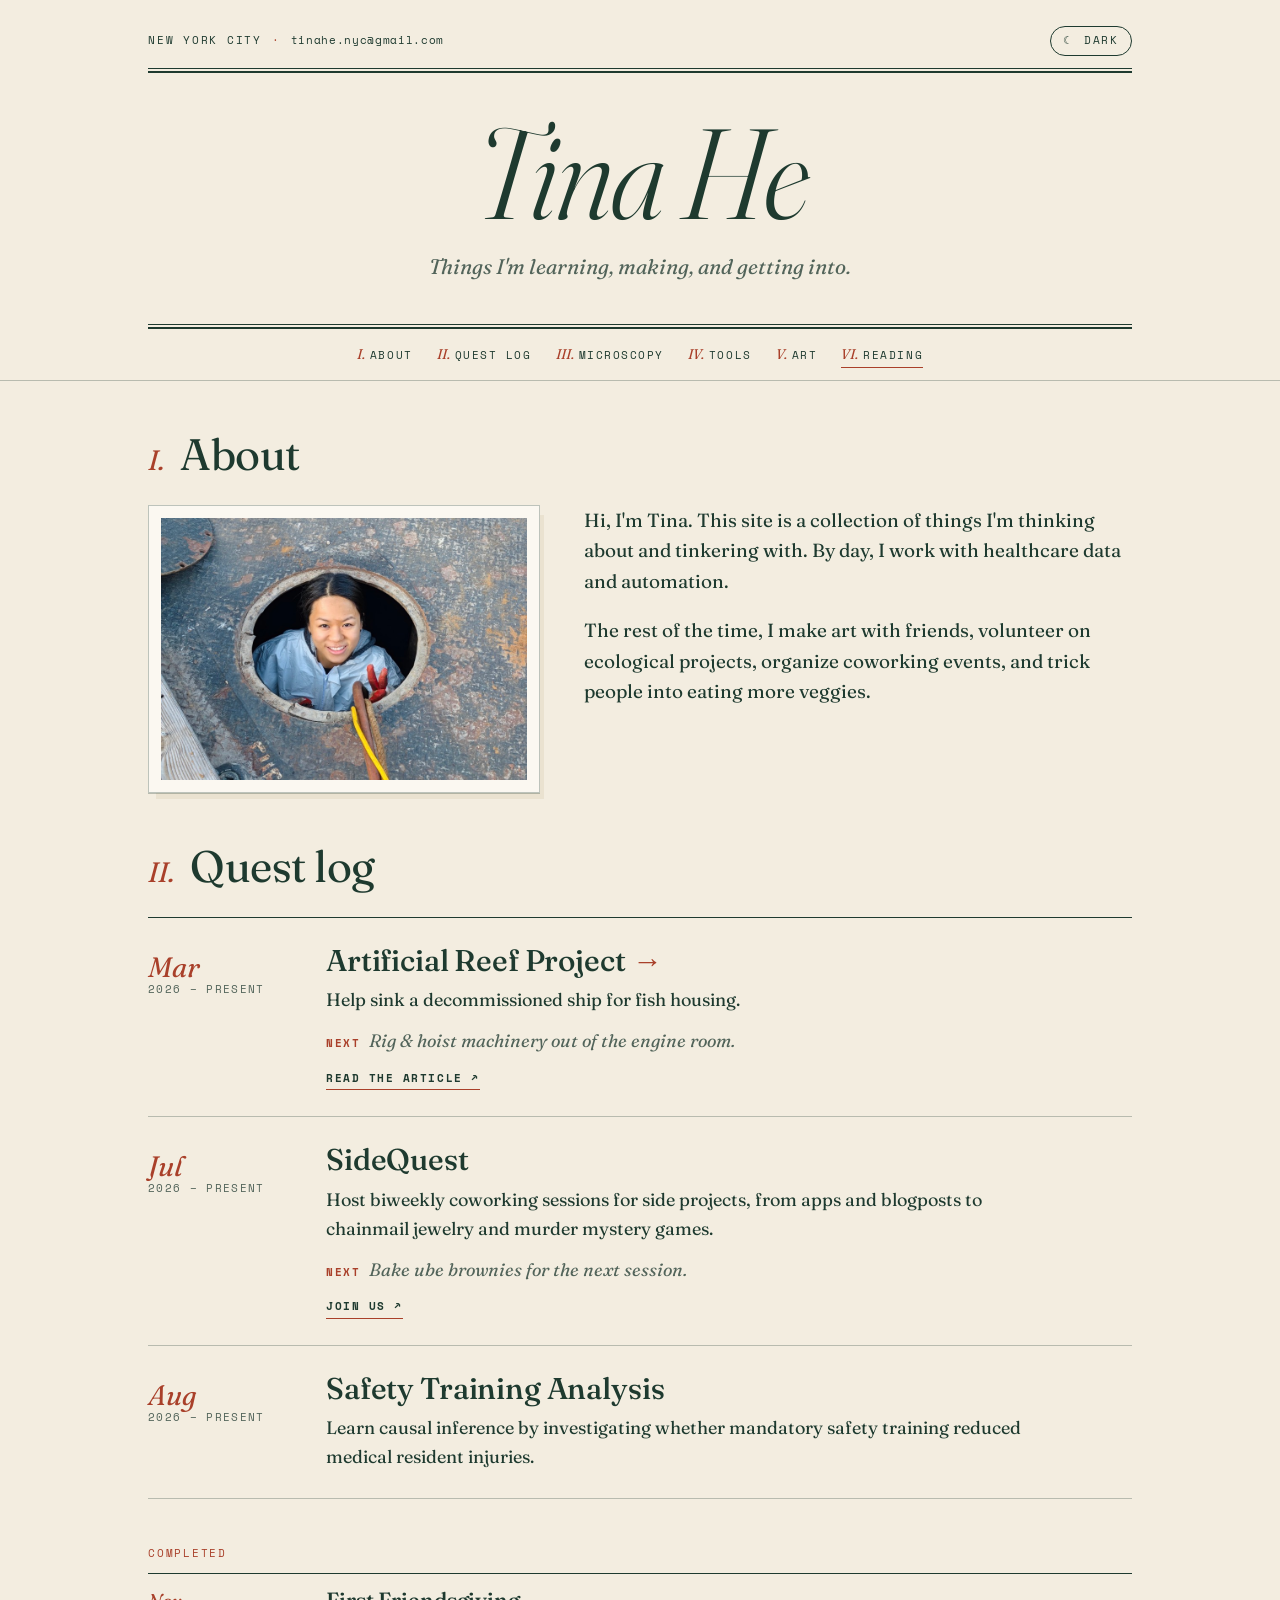
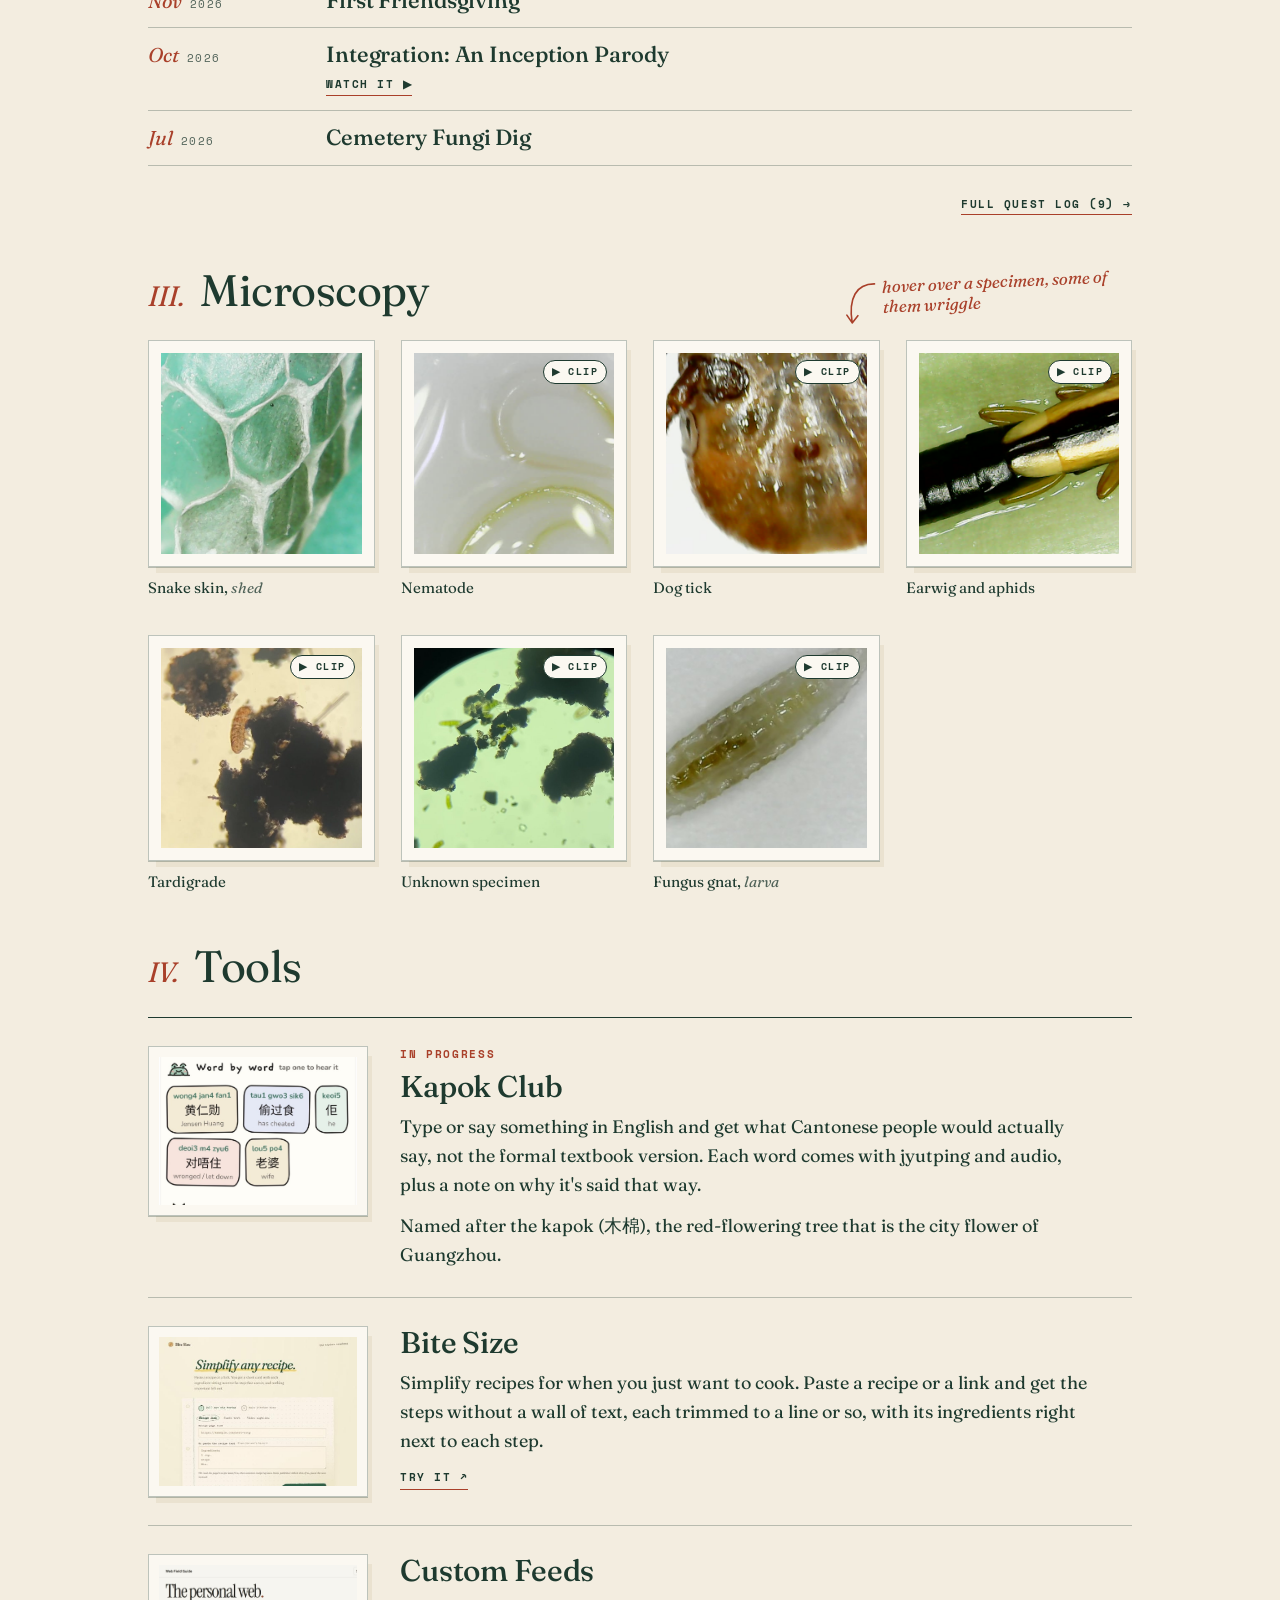
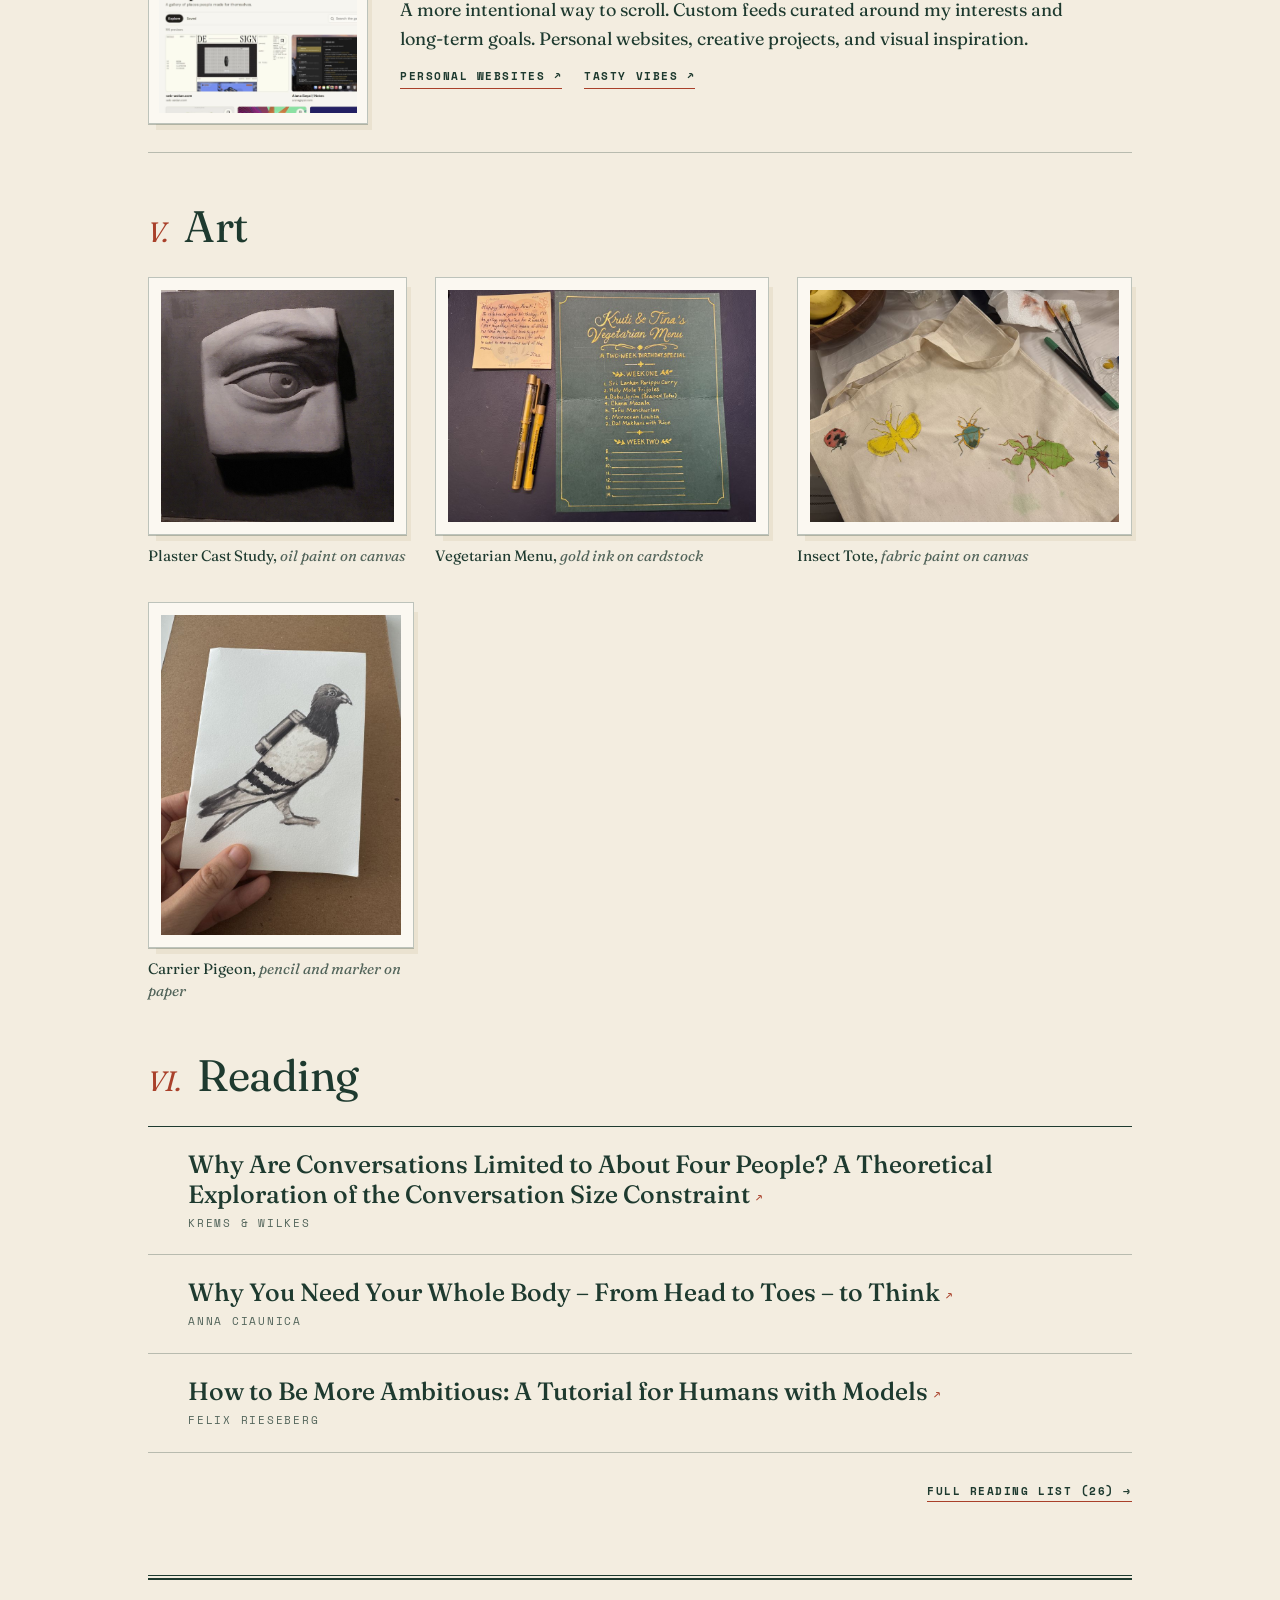
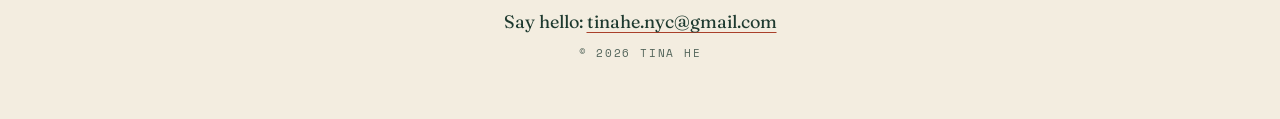
<file: index.html>
<!DOCTYPE html>
<html lang="en" data-root="" data-site="">
<head>
<meta charset="utf-8">
<meta name="viewport" content="width=device-width, initial-scale=1">
<title>Tina He</title>
<meta name="description" content="Things I'm learning, making, and getting into.">
<link rel="preconnect" href="https://fonts.googleapis.com">
<link rel="preconnect" href="https://fonts.gstatic.com" crossorigin>
<link href="https://fonts.googleapis.com/css2?family=Fraunces:ital,opsz,wght@0,9..144,300..800;1,9..144,300..800&family=Space+Mono:ital,wght@0,400;0,700;1,400&display=swap" rel="stylesheet">
<link rel="stylesheet" href="style.css">
<script>try{if(localStorage.getItem("ed")==="night")document.documentElement.setAttribute("data-ed","night")}catch(e){}</script>
</head>
<body>
<header class="mast wrap">
  <div class="topline">
    <span class="mono where">New York City<span class="sep" aria-hidden="true">·</span><a href="mailto:tinahe.nyc@gmail.com">tinahe.nyc@gmail.com</a></span>
    <button class="edbtn" id="ed" type="button">☾ Dark</button>
  </div>
  <hr class="double">
  <h1>Tina He</h1>
  <p class="tag">Things I'm learning, making, and getting into.</p>
  <hr class="double">
</header>

<nav class="contents" aria-label="Sections">
  <div class="wrap">
    <a href="#about" data-sec="about"><i>I.</i>About</a>
    <a href="quests.html" data-sec="quests"><i>II.</i>Quest log</a>
    <a href="microscopy.html" data-sec="microscopy"><i>III.</i>Microscopy</a>
    <a href="tools.html" data-sec="tools"><i>IV.</i>Tools</a>
    <a href="art.html" data-sec="art"><i>V.</i>Art</a>
    <a href="reading.html" data-sec="reading"><i>VI.</i>Reading</a>
  </div>
</nav>

<main class="wrap">

  <section class="part" id="about">
    <div class="phead"><span class="num">I.</span><h2>About</h2></div>
    <div class="about">
      <div class="frame"><img src="about/tina.jpg" alt="Tina in a grey coverall, smiling and waving up from a round hatch"></div>
      <div class="bio">
        <p>Hi, I'm Tina. This site is a collection of things I'm thinking about and tinkering with. By day, I work with healthcare data and automation.</p>
        <p>The rest of the time, I make art with friends, volunteer on ecological projects, organize coworking events, and trick people into eating more veggies.</p>
      </div>
    </div>
  </section>

  <section class="part" id="quests">
    <div class="phead"><span class="num">II.</span><h2>Quest log</h2></div>
    <div class="entries" id="quests-list"></div>
  </section>

  <section class="part" id="microscopy">
    <div class="phead"><span class="num">III.</span><h2>Microscopy</h2>
      <span class="mnote"><svg viewBox="0 0 36 48" aria-hidden="true"><path d="M33 7 C 15 6, 6 20, 9 45 M9 45 l-5 -8 M9 45 l6 -7"/></svg>hover over a specimen, some of them wriggle</span></div>
    <div class="scope" id="scope"></div>
  </section>

  <section class="part" id="tools">
    <div class="phead"><span class="num">IV.</span><h2>Tools</h2></div>
    <div class="tools" id="tools-list"></div>
  </section>

  <section class="part" id="art">
    <div class="phead"><span class="num">V.</span><h2>Art</h2></div>
    <div class="just" id="artgrid"></div>
  </section>

  <section class="part" id="reading">
    <div class="phead"><span class="num">VI.</span><h2>Reading</h2></div>
    <div class="reads" id="reading-list"></div>
  </section>

  <footer>
    <hr class="double">
    <p class="hello">Say hello: <a href="mailto:tinahe.nyc@gmail.com">tinahe.nyc@gmail.com</a></p>
    <p class="year">© 2026 Tina He</p>
  </footer>
</main>

<div class="lb" id="lb" role="dialog" aria-modal="true" aria-label="Image viewer" hidden>
  <button class="x" id="lbx" type="button">Close</button>
  <figure><img id="lbimg" alt=""><video id="lbvid" controls playsinline hidden></video><figcaption id="lbcap"></figcaption></figure>
</div>

<script src="content.js"></script>
<script src="site.js"></script>
</body>
</html>
</file>
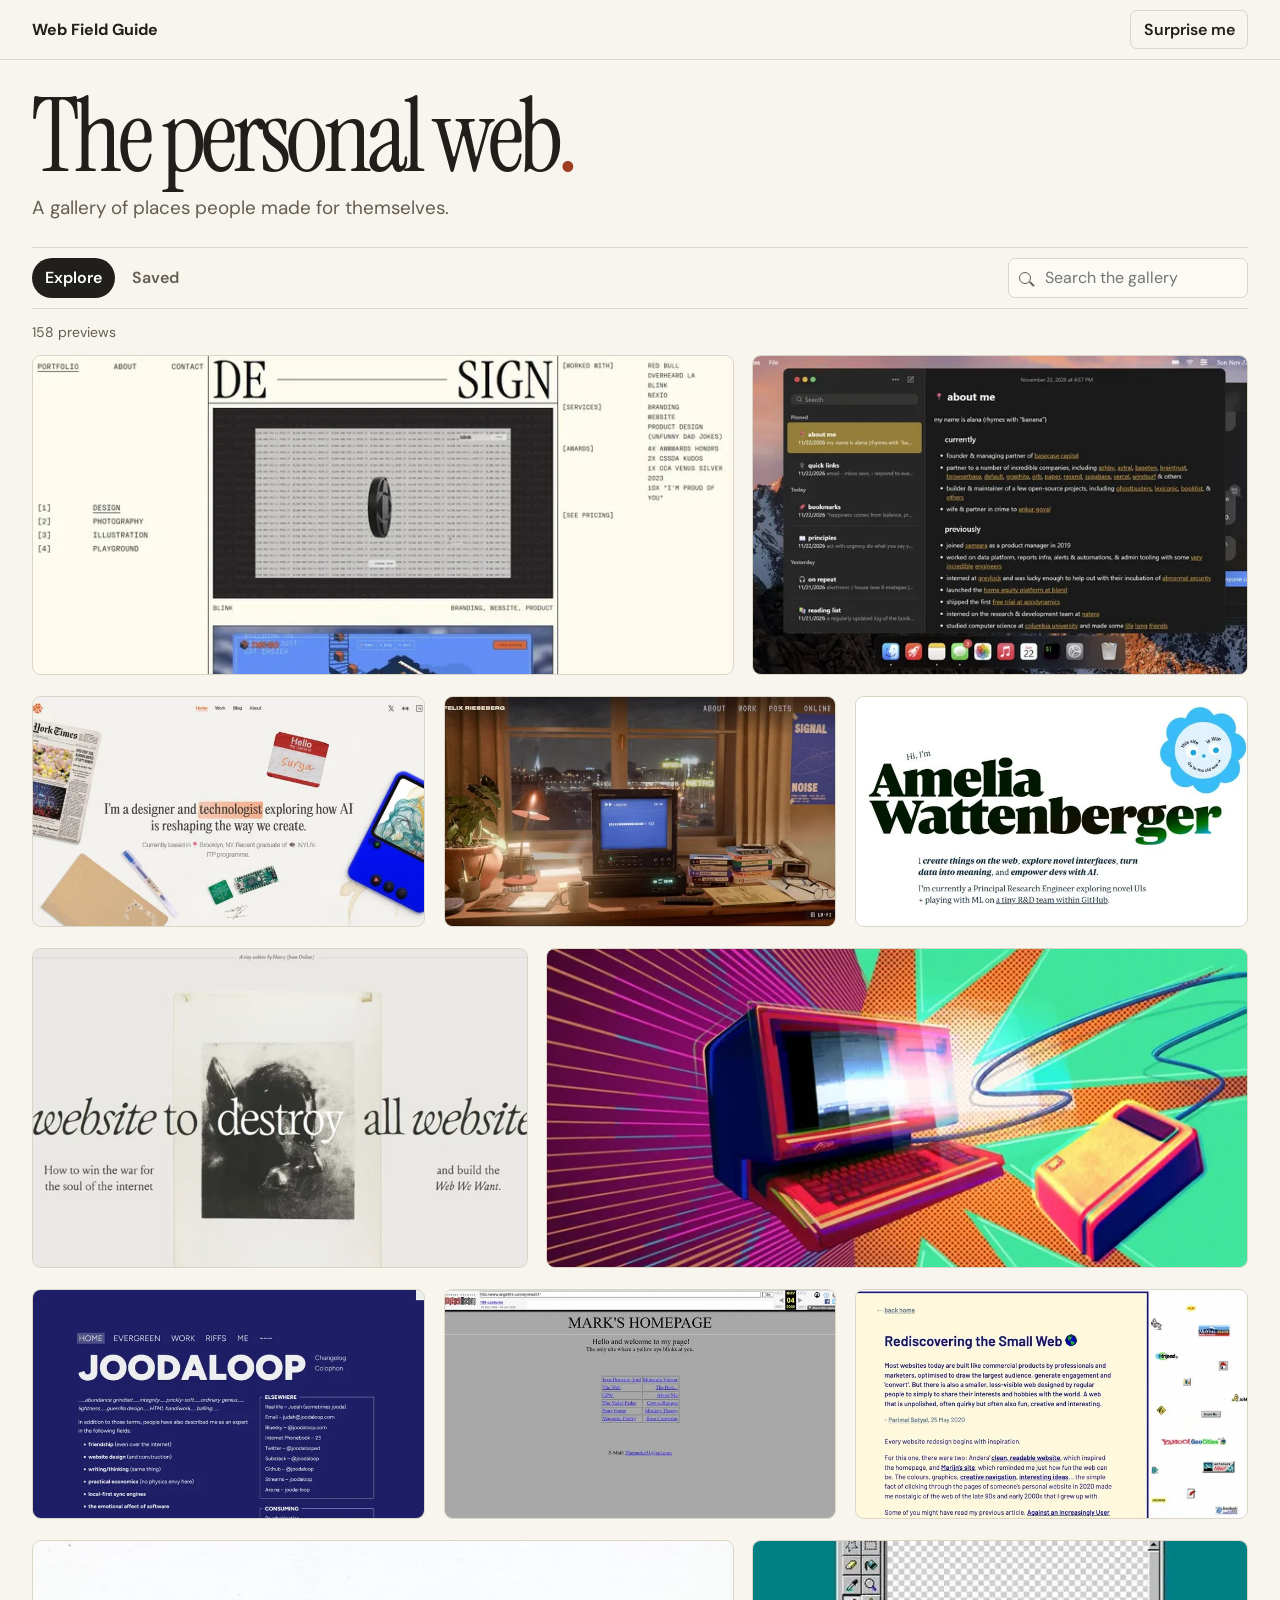
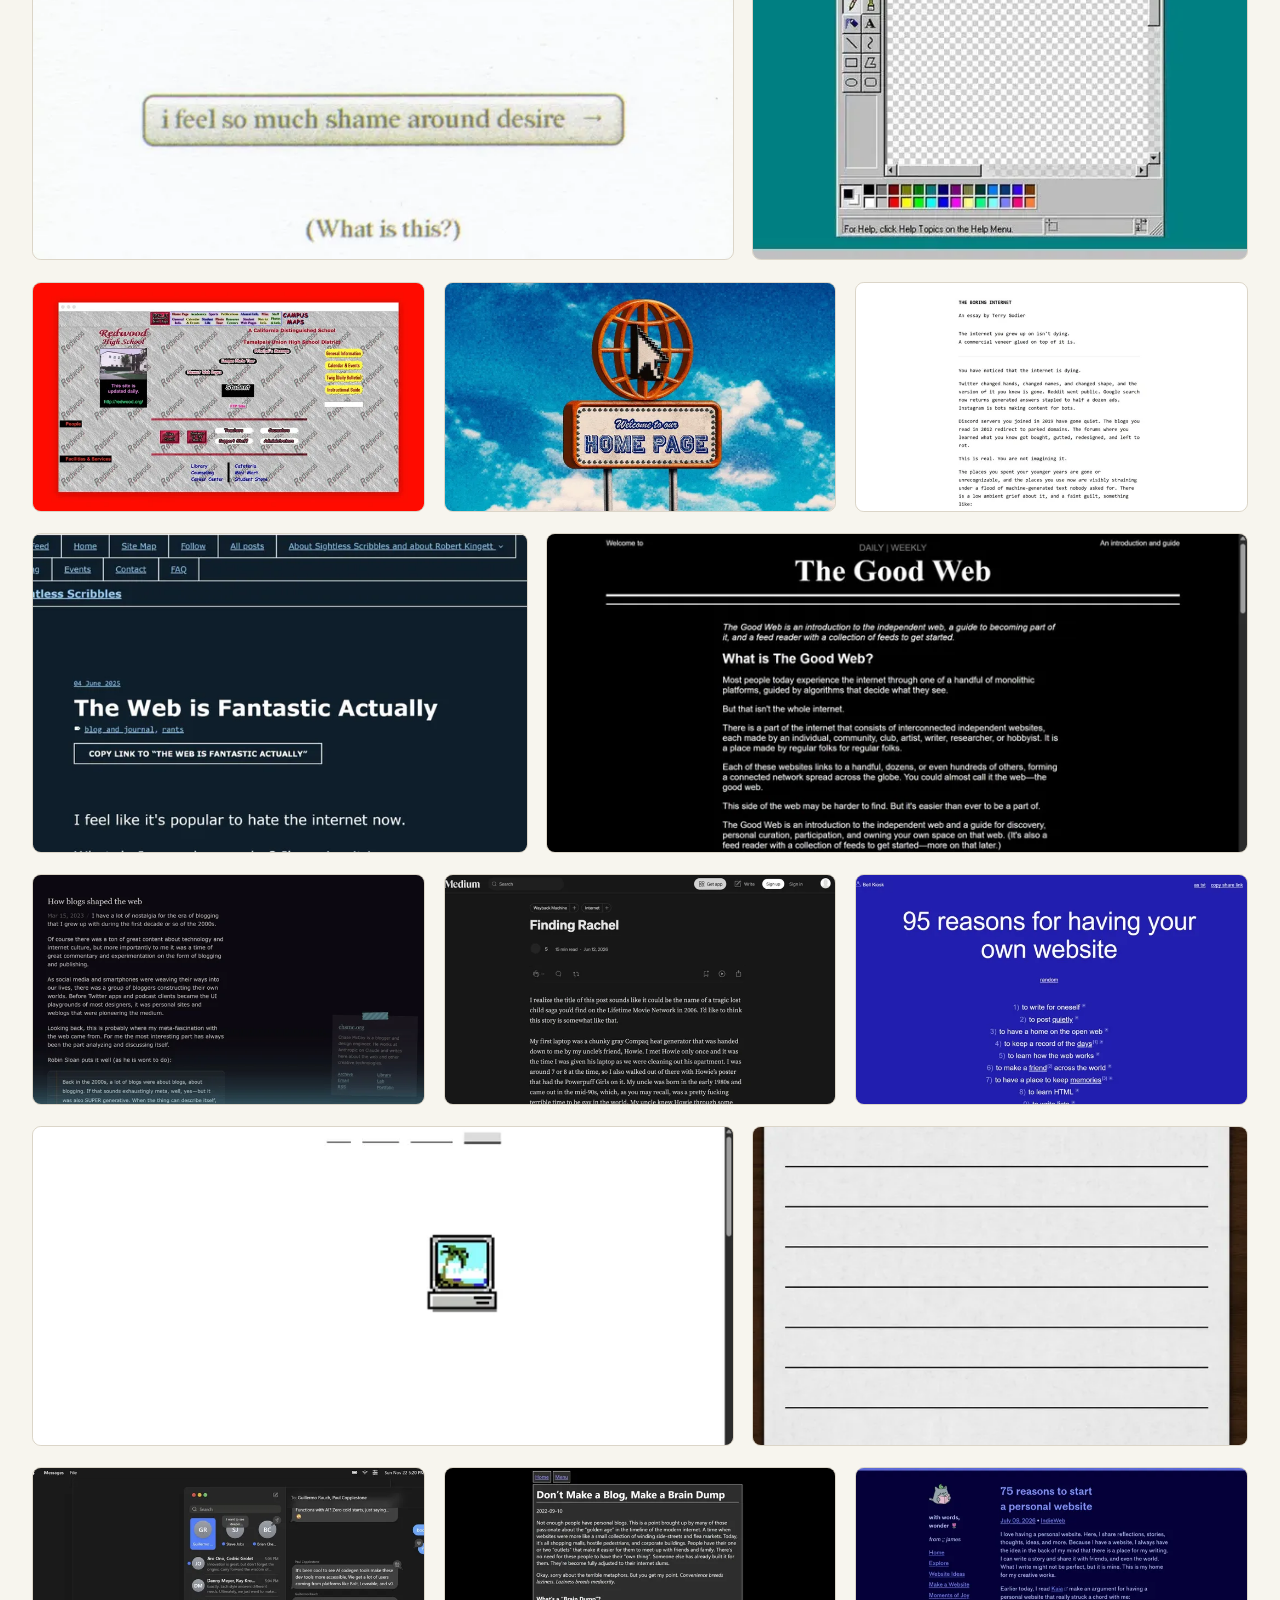
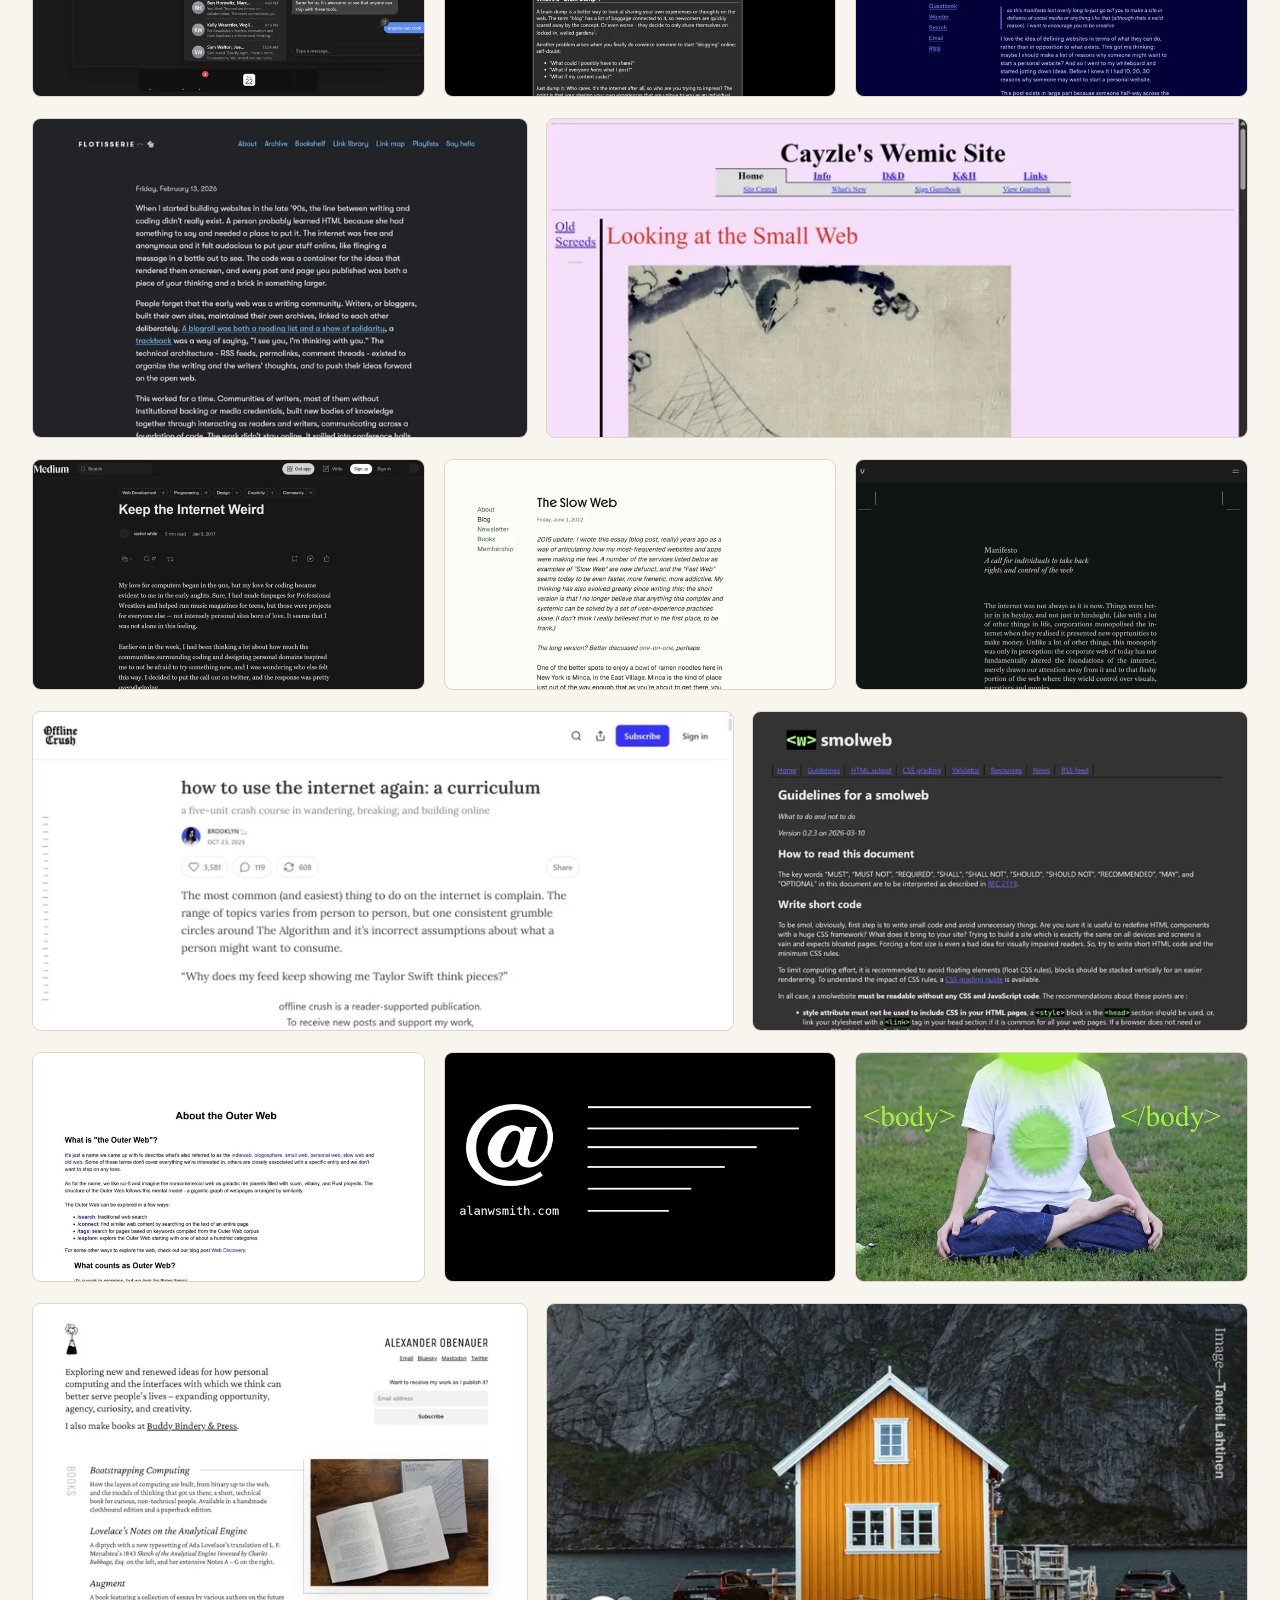
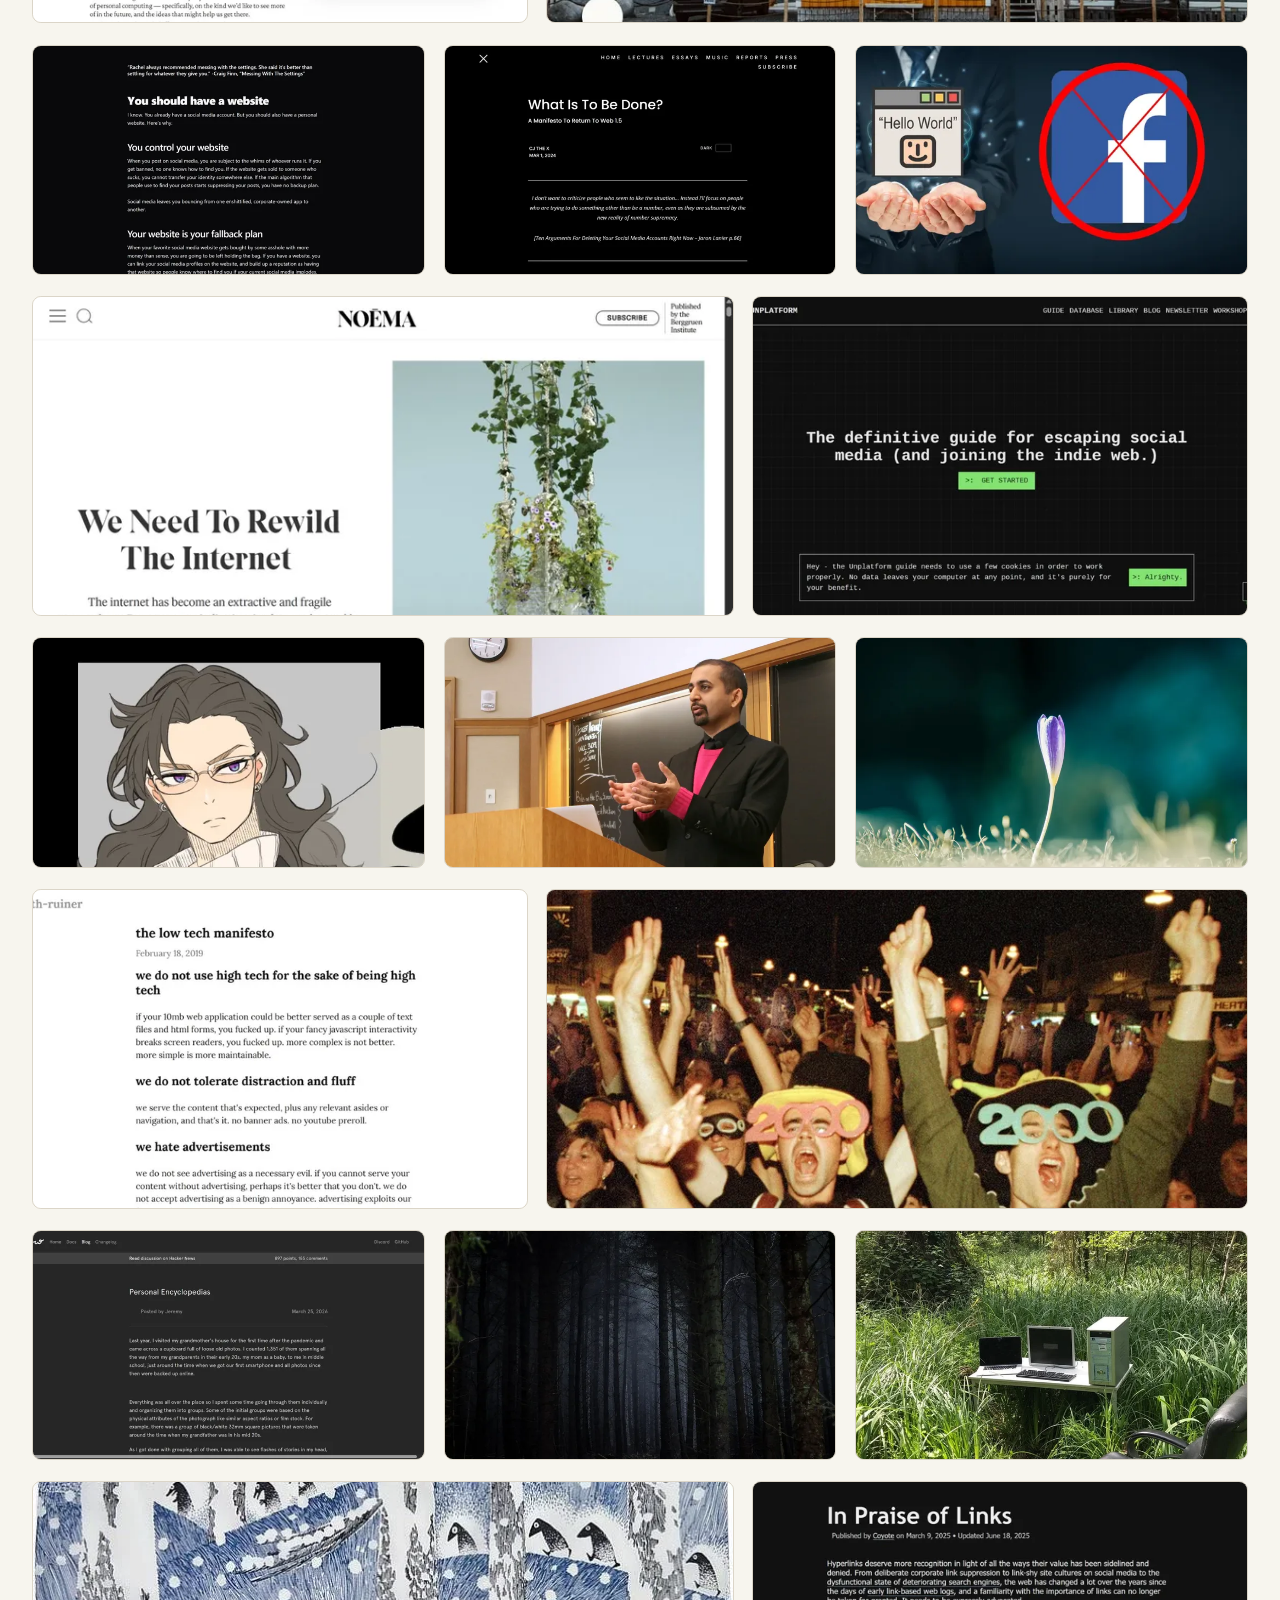
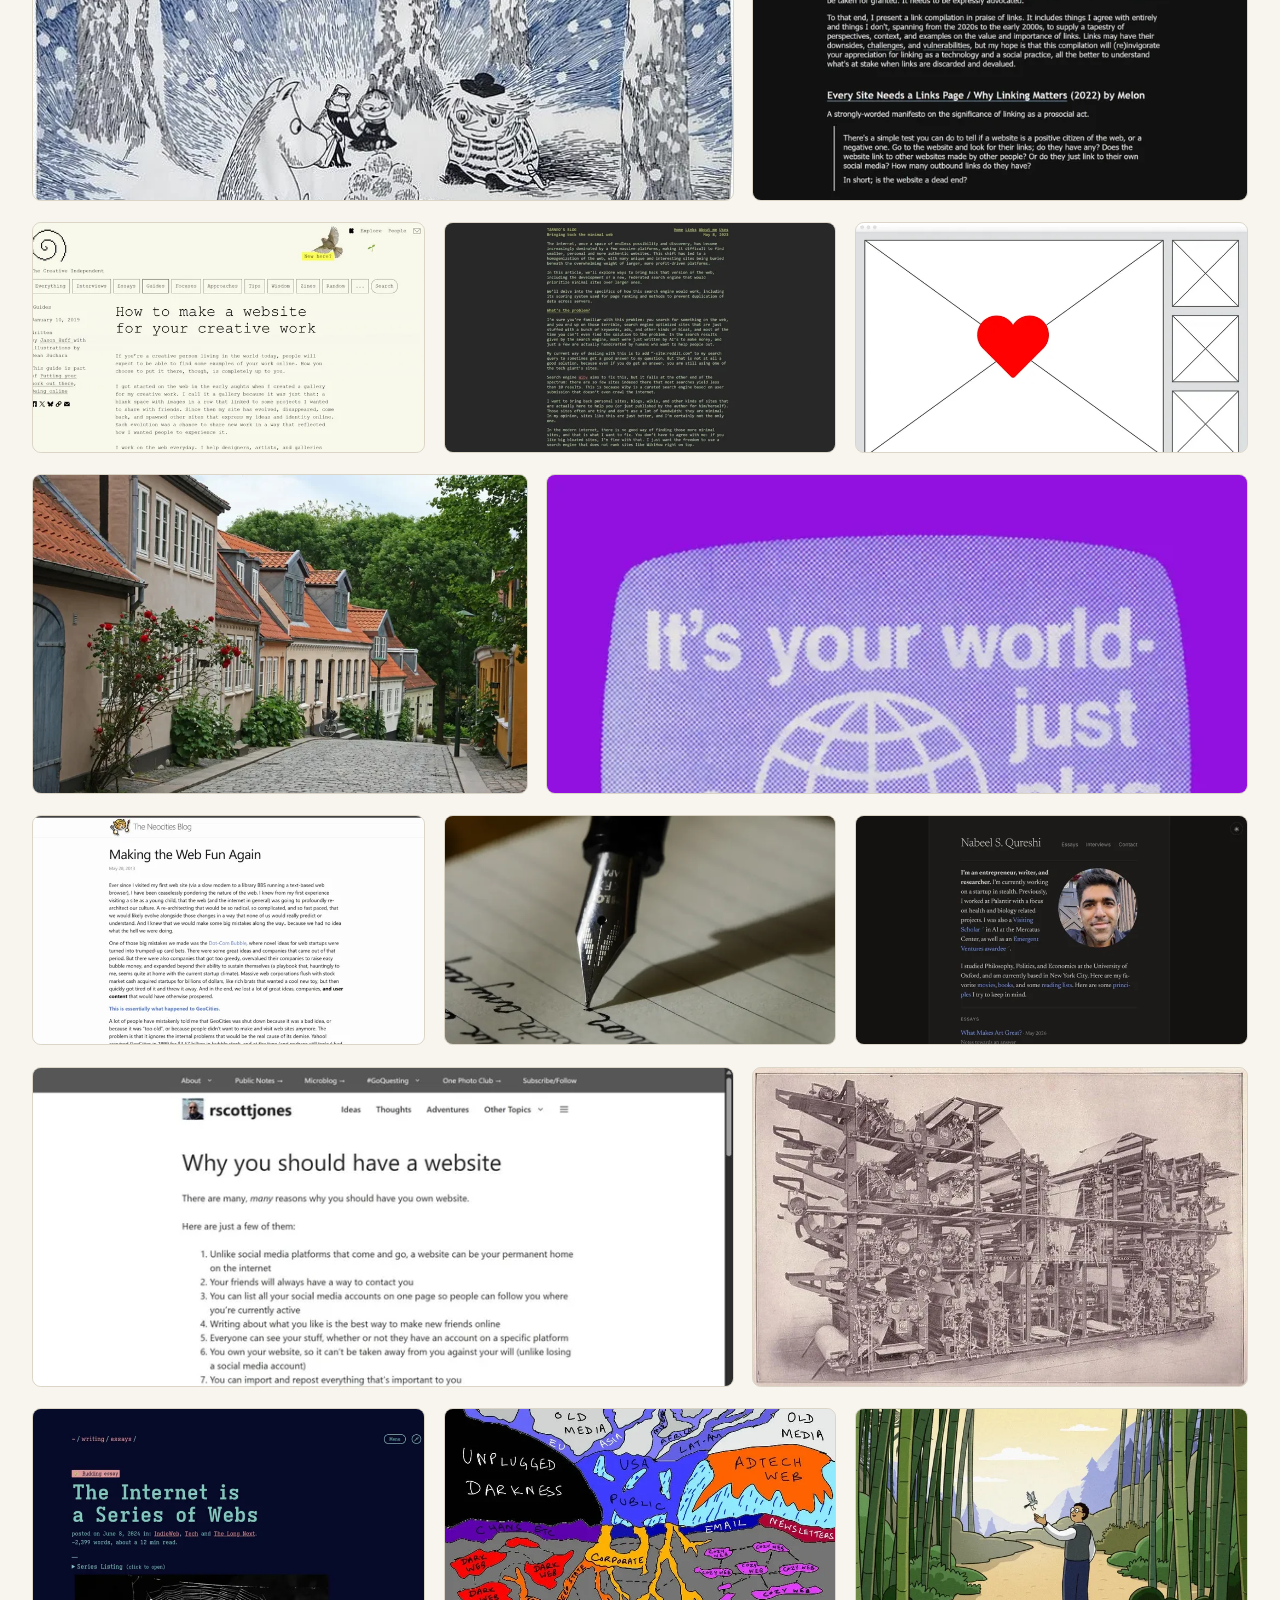
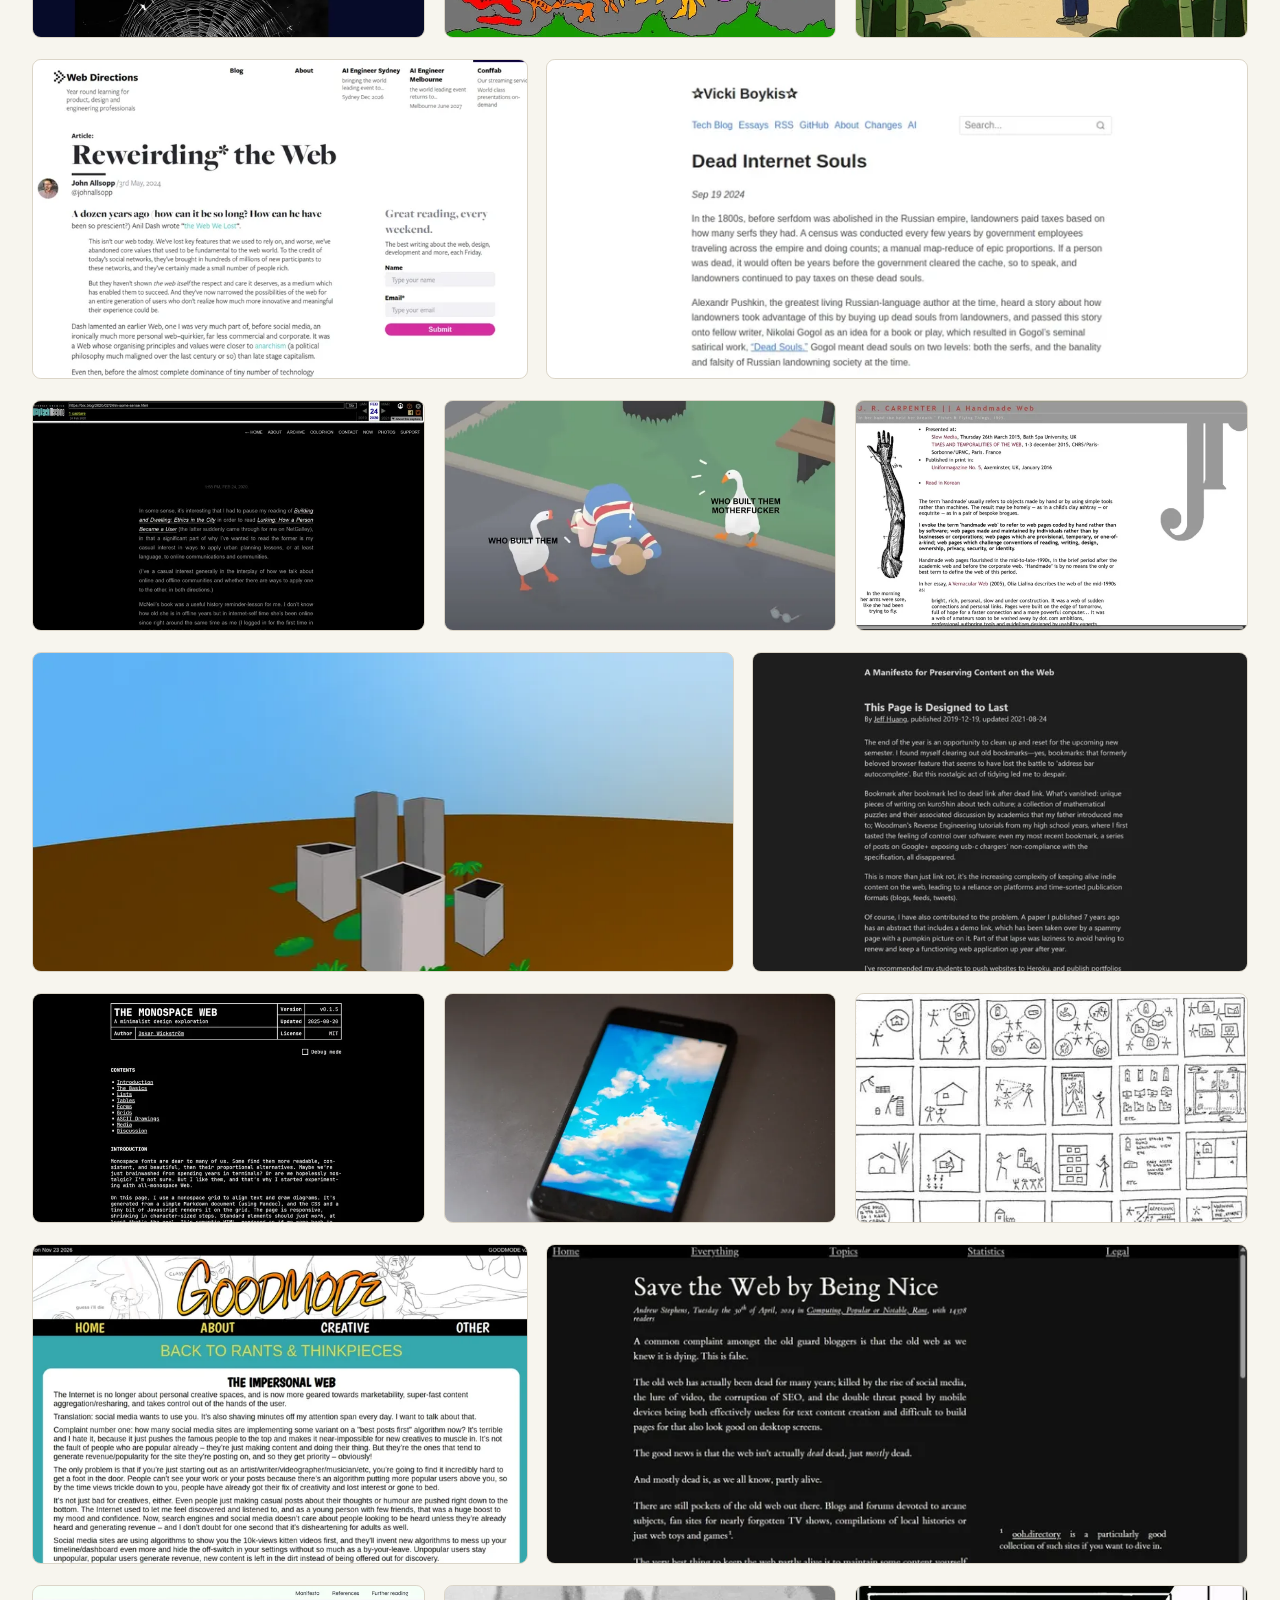
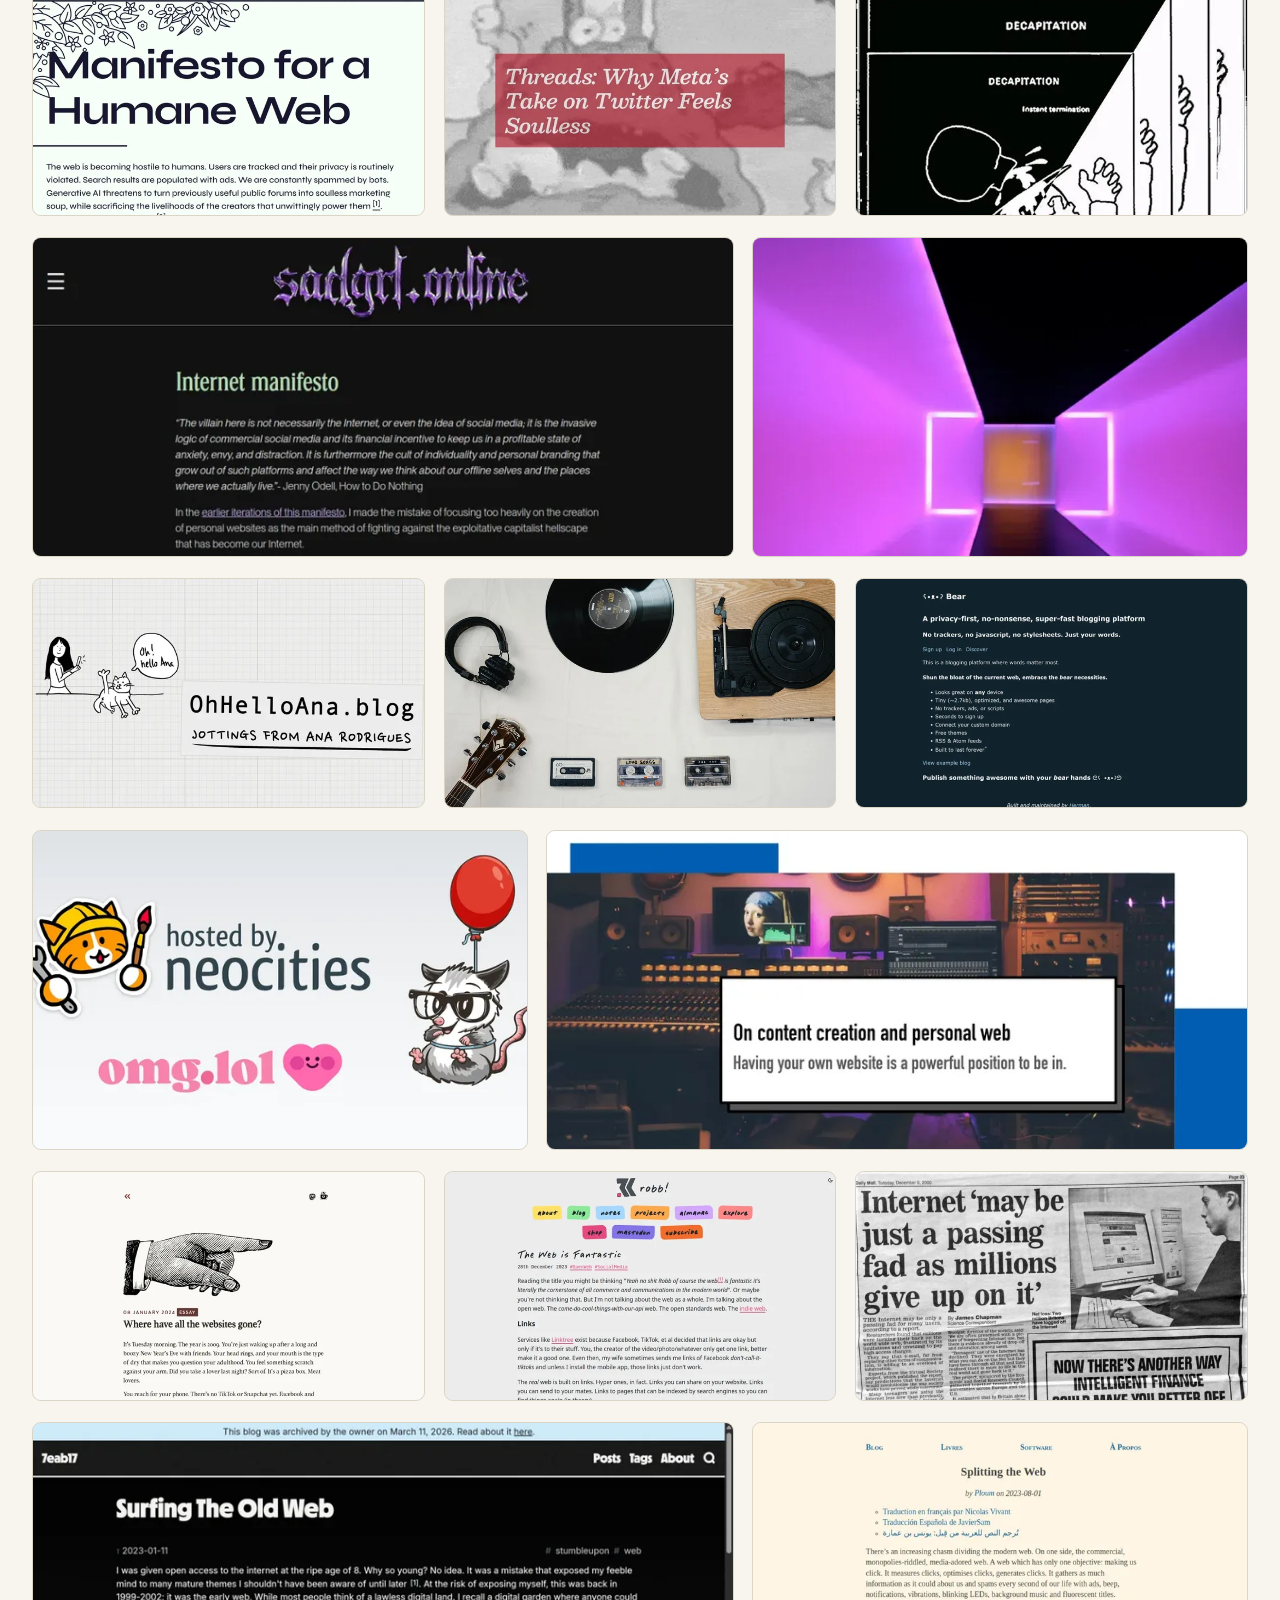
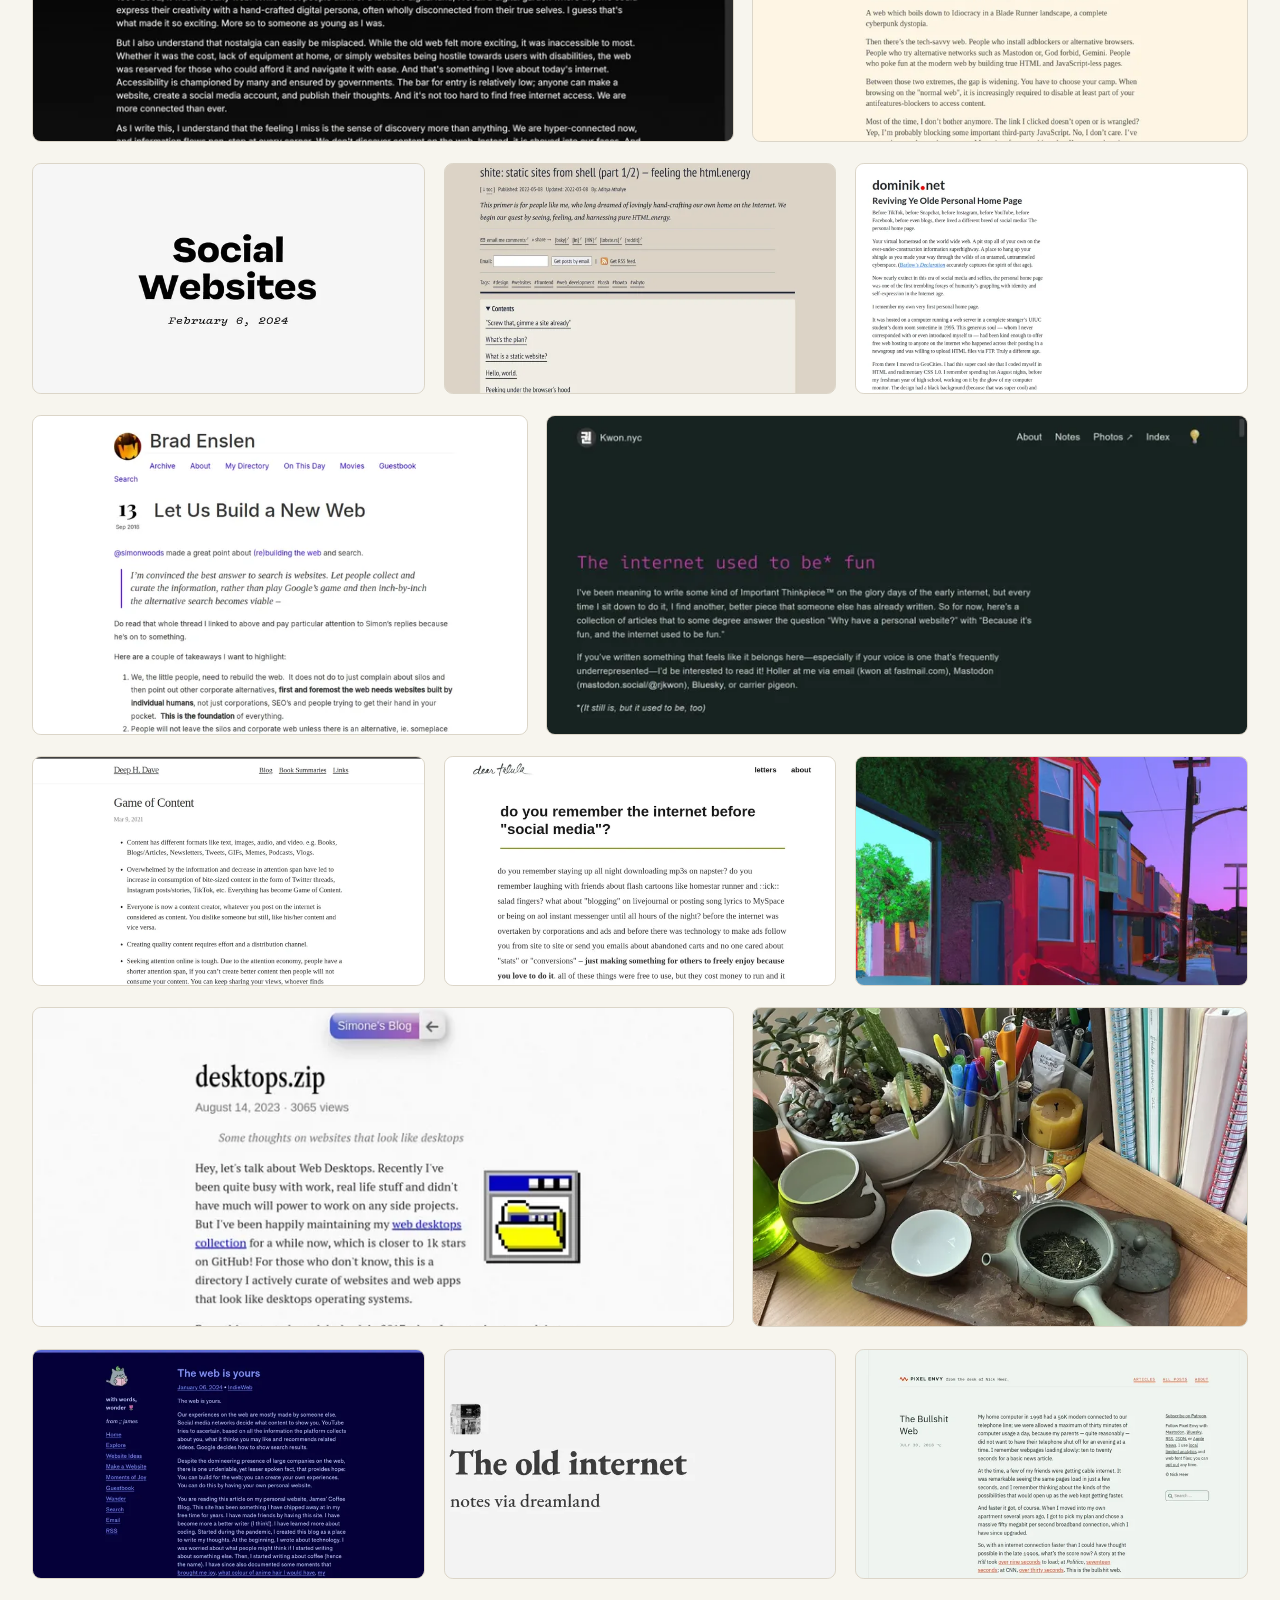
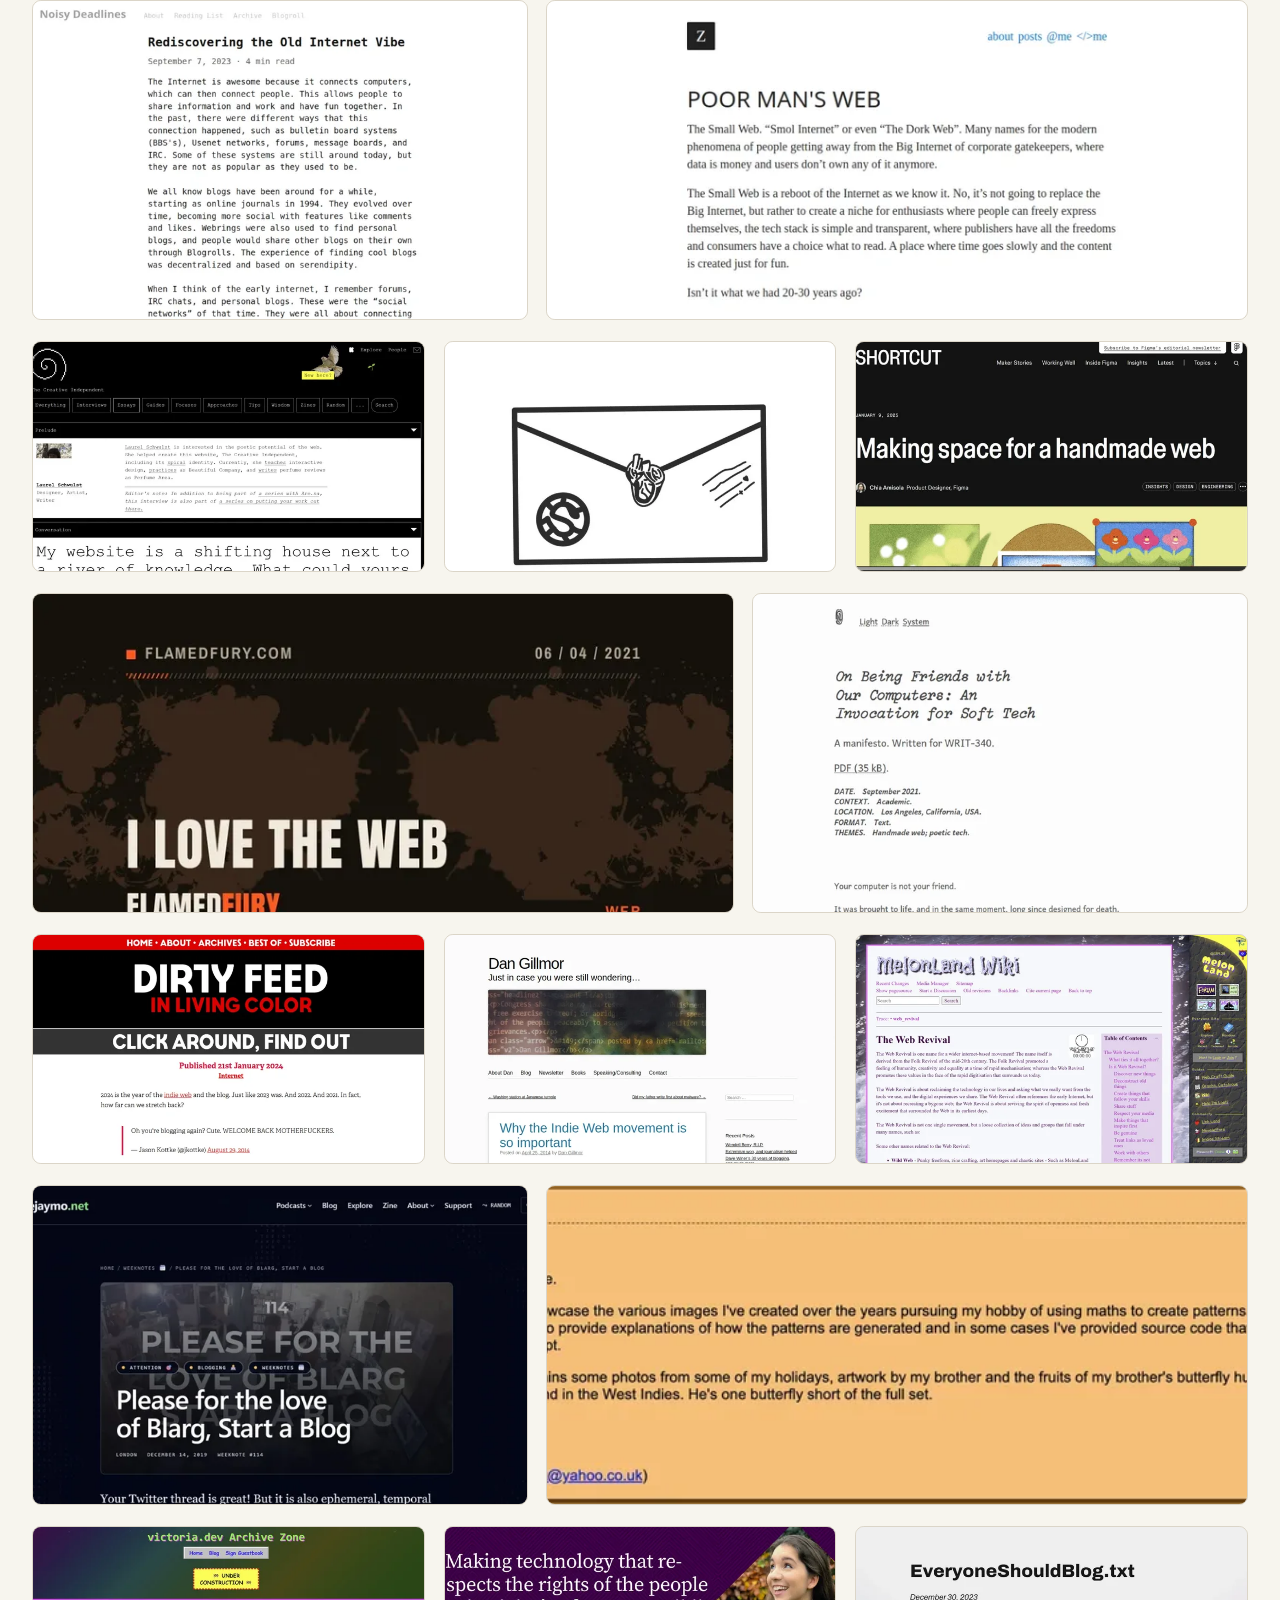
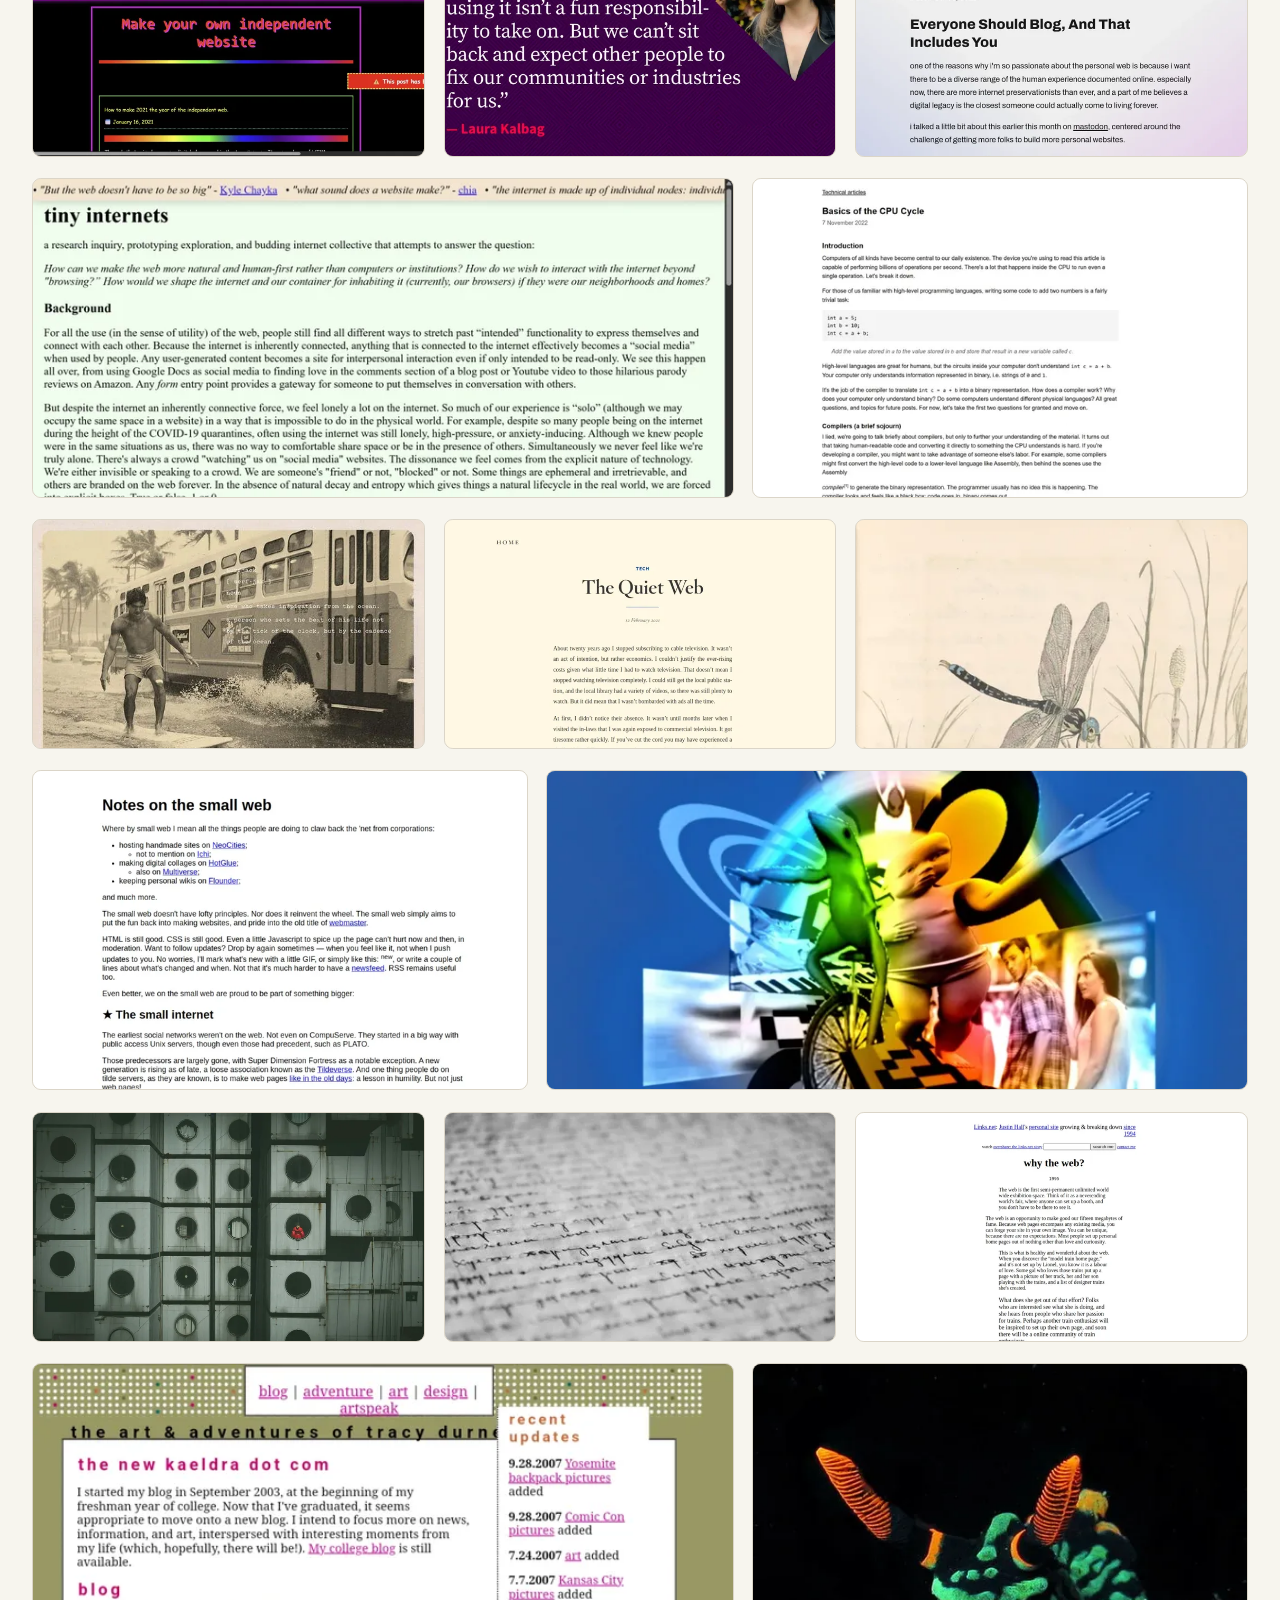
<file: bloom-scroll/index.html>
<!doctype html>
<html lang="en">
<head>
  <meta charset="utf-8">
  <meta name="viewport" content="width=device-width, initial-scale=1">
  <meta name="description" content="A gallery of personal sites, public notebooks, and the handmade web.">
  <meta name="theme-color" content="#f7f5ee">
  <title>Personal Web Field Guide</title>
  <link rel="stylesheet" href="style.css?v=even-cards">
  <script src="data.js?v=unified-feed" defer></script>
  <script src="gallery.js?v=unified-feed" defer></script>
</head>
<body id="top">
  <a class="skip" href="#feed">Skip to gallery</a>
  <header class="masthead">
    <div class="wrap masthead-inner">
      <a class="wordmark" href="#top">Web Field Guide</a>
      <button class="plain-button" type="button" id="surprise">Surprise me</button>
    </div>
  </header>
  <main class="wrap">
    <section class="intro" aria-labelledby="title">
      <h1 id="title">The personal web<span>.</span></h1>
      <p>A gallery of places people made for themselves.</p>
    </section>
    <div class="toolbar" id="browse-controls">
      <div class="filters" role="group" aria-label="Filter gallery">
        <button type="button" data-mode="all" aria-pressed="true">Explore</button>
        <button type="button" data-mode="saved" aria-pressed="false">Saved</button>
      </div>
      <label class="search"><span class="sr-only">Search the gallery</span><span class="search-icon" aria-hidden="true"></span><input type="search" id="search" placeholder="Search the gallery"></label>
    </div>
    <section id="feed" aria-label="Gallery">
      <div class="feed-header">
        <p id="result-count" role="status"></p>
      </div>
      <div class="feed-grid" id="feed-grid"></div>
      <p class="empty" id="empty" hidden></p>
    </section>
    <noscript><p>Enable JavaScript to browse the gallery.</p></noscript>
  </main>
  <footer class="wrap footer">
    <a href="#top">Back to top</a>
    <span>Featuring selections from <a href="https://kwon.nyc/internet/" target="_blank" rel="noopener noreferrer">Rachel Kwon’s reading list</a>.</span>
  </footer>
  <dialog id="item-dialog" aria-labelledby="detail-title">
    <div class="dialog-toolbar">
      <p id="detail-position"></p>
      <form method="dialog"><button class="plain-button" type="submit" autofocus>Close</button></form>
    </div>
    <figure class="detail-visual">
      <img id="detail-image" alt="">
      <figcaption id="detail-credit"></figcaption>
    </figure>
    <div class="detail-body">
      <p class="detail-source" id="detail-source"></p>
      <h2 id="detail-title"></h2>
      <p class="detail-description" id="detail-description"></p>
      <div class="detail-actions">
        <a class="primary-button" id="detail-link" target="_blank" rel="noopener noreferrer">Visit page</a>
        <button class="plain-button" type="button" id="detail-save" aria-pressed="false">Save</button>
      </div>
    </div>
    <div class="dialog-nav" aria-label="Browse previews">
      <button class="plain-button" id="detail-previous" type="button">Previous</button>
      <button class="plain-button" id="detail-next" type="button">Next</button>
    </div>
  </dialog>
</body>
</html>
</file>
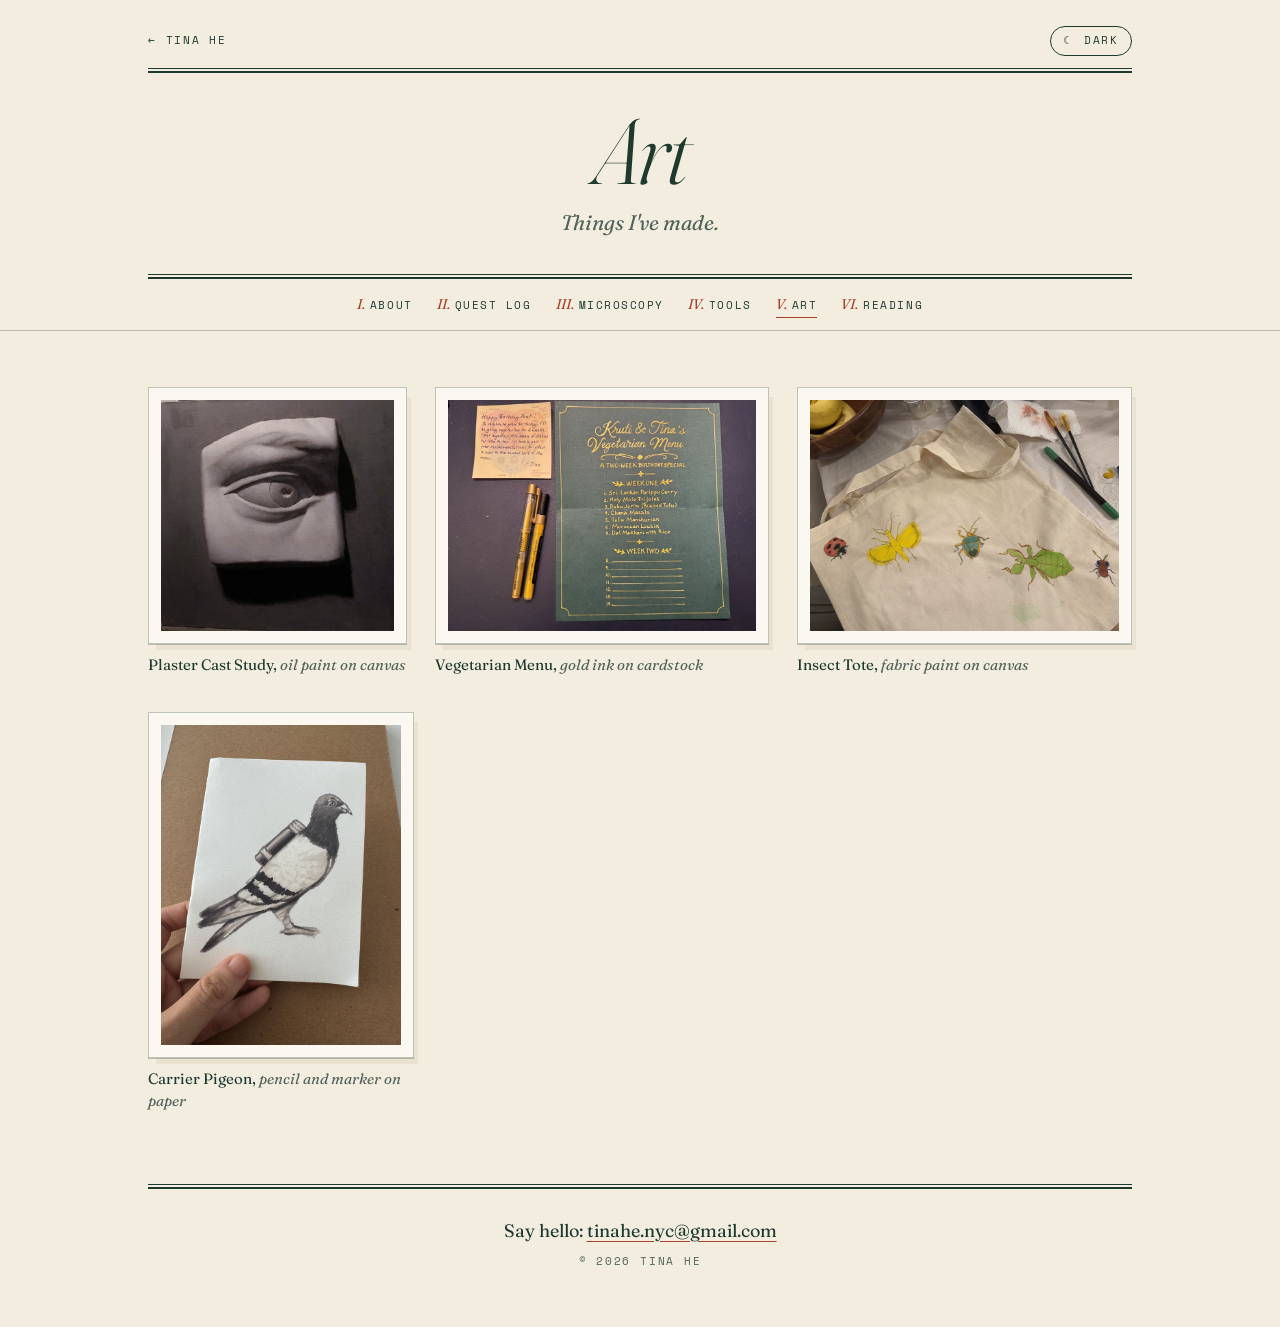
<file: art.html>
<!DOCTYPE html>
<html lang="en" data-root="" data-site="">
<head>
<meta charset="utf-8">
<meta name="viewport" content="width=device-width, initial-scale=1">
<title>Art · Tina He</title>
<meta name="description" content="Art I've made.">
<link rel="preconnect" href="https://fonts.googleapis.com">
<link rel="preconnect" href="https://fonts.gstatic.com" crossorigin>
<link href="https://fonts.googleapis.com/css2?family=Fraunces:ital,opsz,wght@0,9..144,300..800;1,9..144,300..800&family=Space+Mono:ital,wght@0,400;0,700;1,400&display=swap" rel="stylesheet">
<link rel="stylesheet" href="style.css">
<script>try{if(localStorage.getItem("ed")==="night")document.documentElement.setAttribute("data-ed","night")}catch(e){}</script>
</head>
<body>
<header class="mast mini wrap">
  <div class="topline">
    <a class="mono" href="index.html">← Tina He</a>
    <button class="edbtn" id="ed" type="button">☾ Dark</button>
  </div>
  <hr class="double">
  <h1>Art</h1>
  <p class="tag">Things I've made.</p>
  <hr class="double">
</header>

<nav class="contents" aria-label="Sections">
  <div class="wrap">
    <a href="index.html#about" data-sec="about"><i>I.</i>About</a>
    <a href="quests.html" data-sec="quests"><i>II.</i>Quest log</a>
    <a href="microscopy.html" data-sec="microscopy"><i>III.</i>Microscopy</a>
    <a href="tools.html" data-sec="tools"><i>IV.</i>Tools</a>
    <a href="art.html" data-sec="art" class="here" aria-current="page"><i>V.</i>Art</a>
    <a href="reading.html" data-sec="reading"><i>VI.</i>Reading</a>
  </div>
</nav>
<main class="wrap">
  <section class="part" style="padding-top:56px">
    <div class="just" id="artgrid" data-full></div>
  </section>

  <footer>
    <hr class="double">
    <p class="hello">Say hello: <a href="mailto:tinahe.nyc@gmail.com">tinahe.nyc@gmail.com</a></p>
    <p class="year">© 2026 Tina He</p>
  </footer>
</main>

<div class="lb" id="lb" role="dialog" aria-modal="true" aria-label="Image viewer" hidden>
  <button class="x" id="lbx" type="button">Close</button>
  <figure><img id="lbimg" alt=""><video id="lbvid" controls playsinline hidden></video><figcaption id="lbcap"></figcaption></figure>
</div>

<script src="content.js"></script>
<script src="site.js"></script>
</body>
</html>
</file>
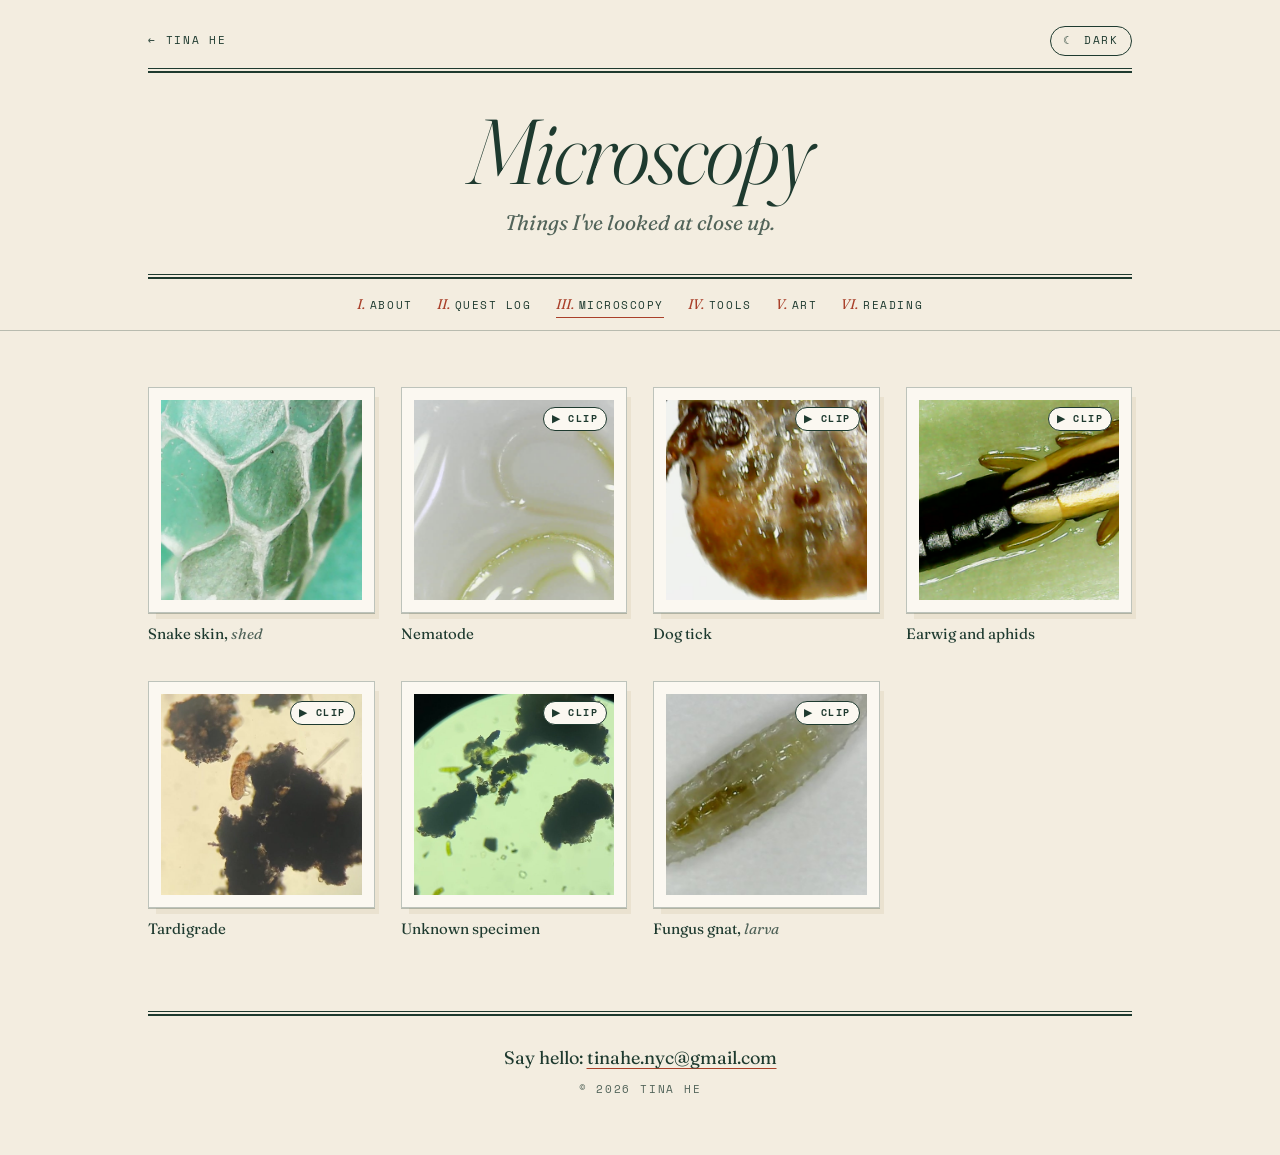
<file: microscopy.html>
<!DOCTYPE html>
<html lang="en" data-root="" data-site="">
<head>
<meta charset="utf-8">
<meta name="viewport" content="width=device-width, initial-scale=1">
<title>Microscopy · Tina He</title>
<meta name="description" content="Everything I've looked at under the microscope.">
<link rel="preconnect" href="https://fonts.googleapis.com">
<link rel="preconnect" href="https://fonts.gstatic.com" crossorigin>
<link href="https://fonts.googleapis.com/css2?family=Fraunces:ital,opsz,wght@0,9..144,300..800;1,9..144,300..800&family=Space+Mono:ital,wght@0,400;0,700;1,400&display=swap" rel="stylesheet">
<link rel="stylesheet" href="style.css">
<script>try{if(localStorage.getItem("ed")==="night")document.documentElement.setAttribute("data-ed","night")}catch(e){}</script>
</head>
<body>
<header class="mast mini wrap">
  <div class="topline">
    <a class="mono" href="index.html">← Tina He</a>
    <button class="edbtn" id="ed" type="button">☾ Dark</button>
  </div>
  <hr class="double">
  <h1>Microscopy</h1>
  <p class="tag">Things I've looked at close up.</p>
  <hr class="double">
</header>

<nav class="contents" aria-label="Sections">
  <div class="wrap">
    <a href="index.html#about" data-sec="about"><i>I.</i>About</a>
    <a href="quests.html" data-sec="quests"><i>II.</i>Quest log</a>
    <a href="microscopy.html" data-sec="microscopy" class="here" aria-current="page"><i>III.</i>Microscopy</a>
    <a href="tools.html" data-sec="tools"><i>IV.</i>Tools</a>
    <a href="art.html" data-sec="art"><i>V.</i>Art</a>
    <a href="reading.html" data-sec="reading"><i>VI.</i>Reading</a>
  </div>
</nav>
<main class="wrap">
  <section class="part" style="padding-top:56px">
    <div class="scope" id="scope" data-full></div>
  </section>

  <footer>
    <hr class="double">
    <p class="hello">Say hello: <a href="mailto:tinahe.nyc@gmail.com">tinahe.nyc@gmail.com</a></p>
    <p class="year">© 2026 Tina He</p>
  </footer>
</main>

<div class="lb" id="lb" role="dialog" aria-modal="true" aria-label="Image viewer" hidden>
  <button class="x" id="lbx" type="button">Close</button>
  <figure><img id="lbimg" alt=""><video id="lbvid" controls playsinline hidden></video><figcaption id="lbcap"></figcaption></figure>
</div>

<script src="content.js"></script>
<script src="site.js"></script>
</body>
</html>
</file>
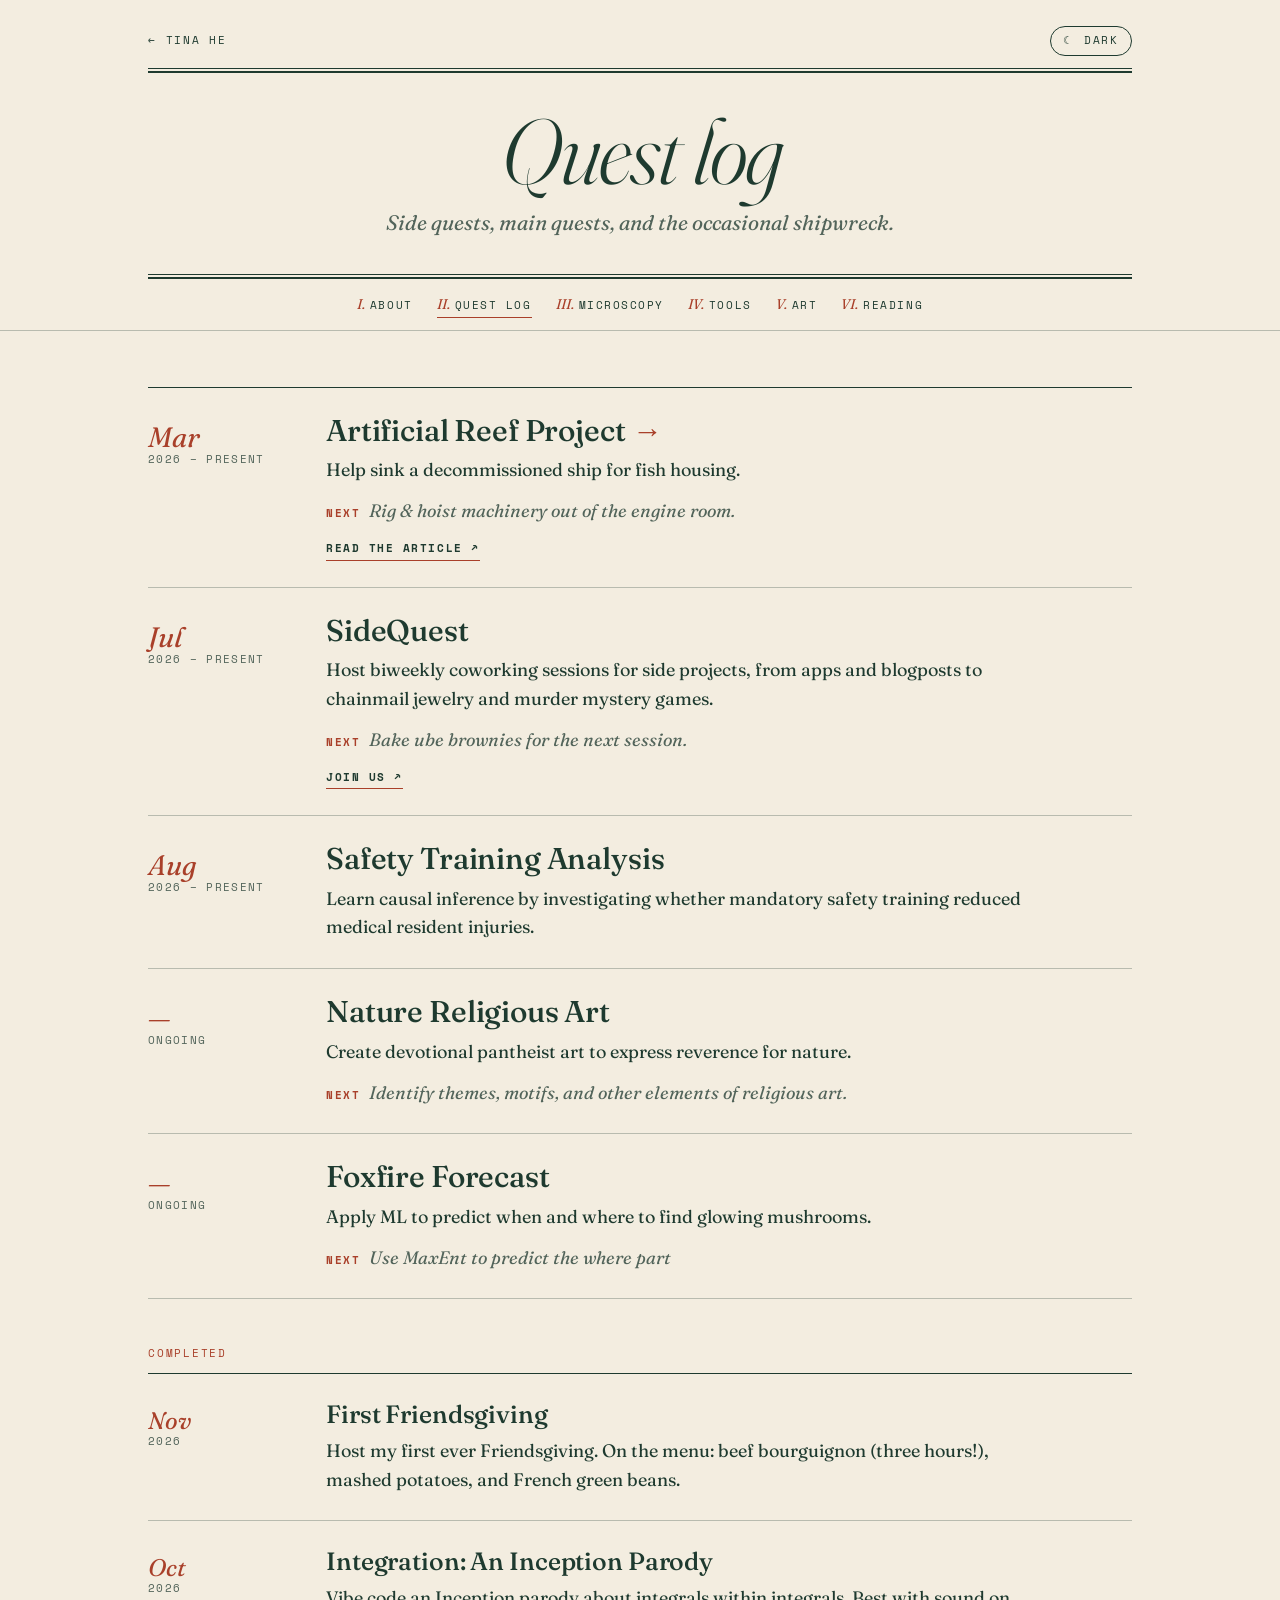
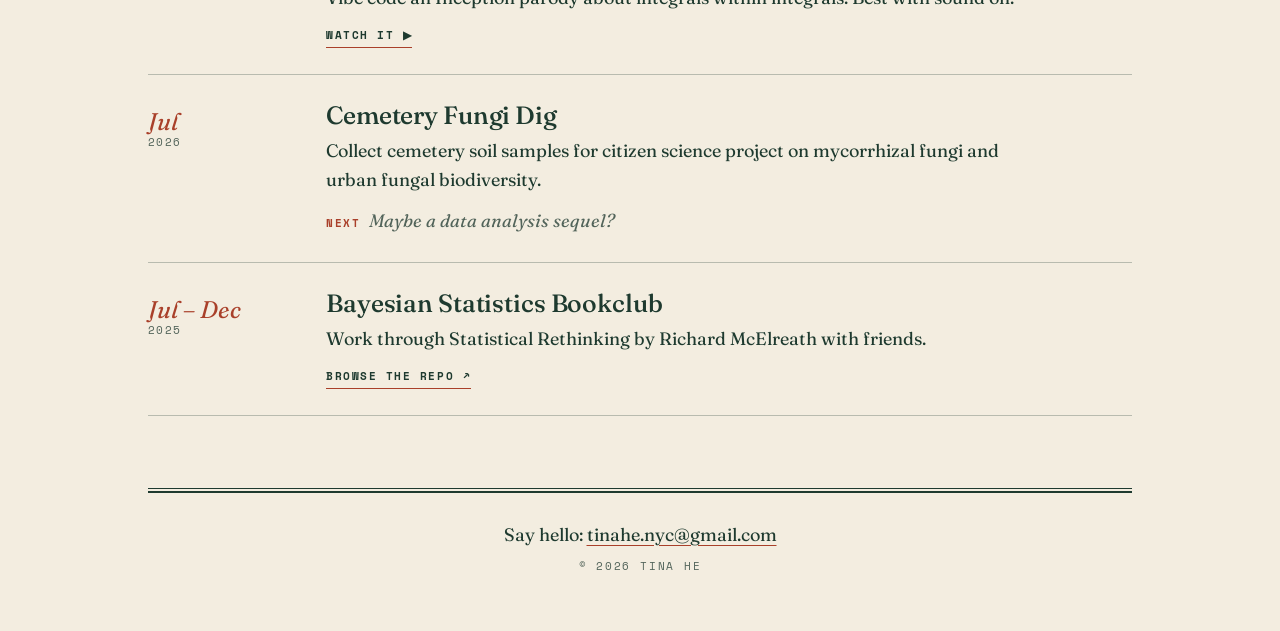
<file: quests.html>
<!DOCTYPE html>
<html lang="en" data-root="" data-site="">
<head>
<meta charset="utf-8">
<meta name="viewport" content="width=device-width, initial-scale=1">
<title>Quest log · Tina He</title>
<meta name="description" content="Every quest, current and completed.">
<link rel="preconnect" href="https://fonts.googleapis.com">
<link rel="preconnect" href="https://fonts.gstatic.com" crossorigin>
<link href="https://fonts.googleapis.com/css2?family=Fraunces:ital,opsz,wght@0,9..144,300..800;1,9..144,300..800&family=Space+Mono:ital,wght@0,400;0,700;1,400&display=swap" rel="stylesheet">
<link rel="stylesheet" href="style.css">
<script>try{if(localStorage.getItem("ed")==="night")document.documentElement.setAttribute("data-ed","night")}catch(e){}</script>
</head>
<body>
<header class="mast mini wrap">
  <div class="topline">
    <a class="mono" href="index.html">← Tina He</a>
    <button class="edbtn" id="ed" type="button">☾ Dark</button>
  </div>
  <hr class="double">
  <h1>Quest log</h1>
  <p class="tag">Side quests, main quests, and the occasional shipwreck.</p>
  <hr class="double">
</header>

<nav class="contents" aria-label="Sections">
  <div class="wrap">
    <a href="index.html#about" data-sec="about"><i>I.</i>About</a>
    <a href="quests.html" data-sec="quests" class="here" aria-current="page"><i>II.</i>Quest log</a>
    <a href="microscopy.html" data-sec="microscopy"><i>III.</i>Microscopy</a>
    <a href="tools.html" data-sec="tools"><i>IV.</i>Tools</a>
    <a href="art.html" data-sec="art"><i>V.</i>Art</a>
    <a href="reading.html" data-sec="reading"><i>VI.</i>Reading</a>
  </div>
</nav>
<main class="wrap">
  <section class="part" style="padding-top:56px">
    <div class="entries" id="quests-list" data-full></div>
  </section>

  <footer>
    <hr class="double">
    <p class="hello">Say hello: <a href="mailto:tinahe.nyc@gmail.com">tinahe.nyc@gmail.com</a></p>
    <p class="year">© 2026 Tina He</p>
  </footer>
</main>

<div class="lb" id="lb" role="dialog" aria-modal="true" aria-label="Image viewer" hidden>
  <button class="x" id="lbx" type="button">Close</button>
  <figure><img id="lbimg" alt=""><video id="lbvid" controls playsinline hidden></video><figcaption id="lbcap"></figcaption></figure>
</div>

<script src="content.js"></script>
<script src="site.js"></script>
</body>
</html>
</file>
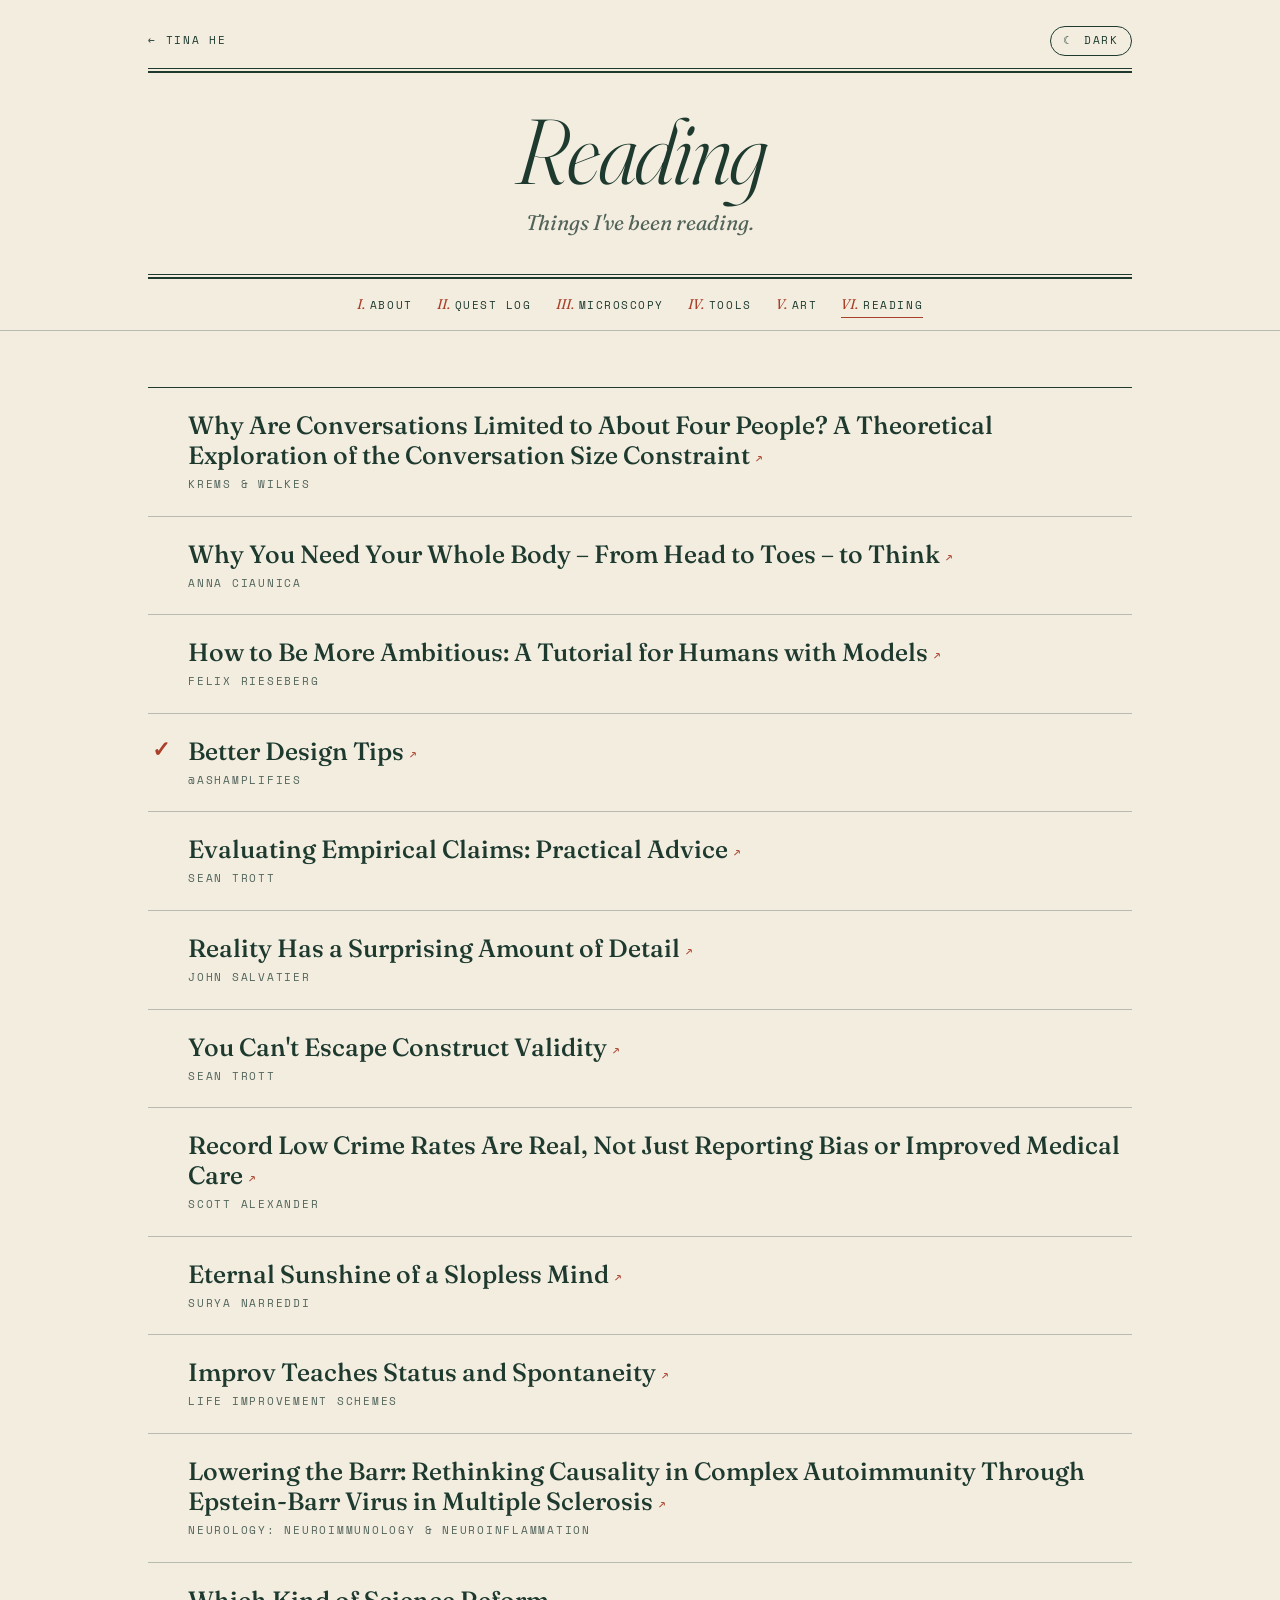
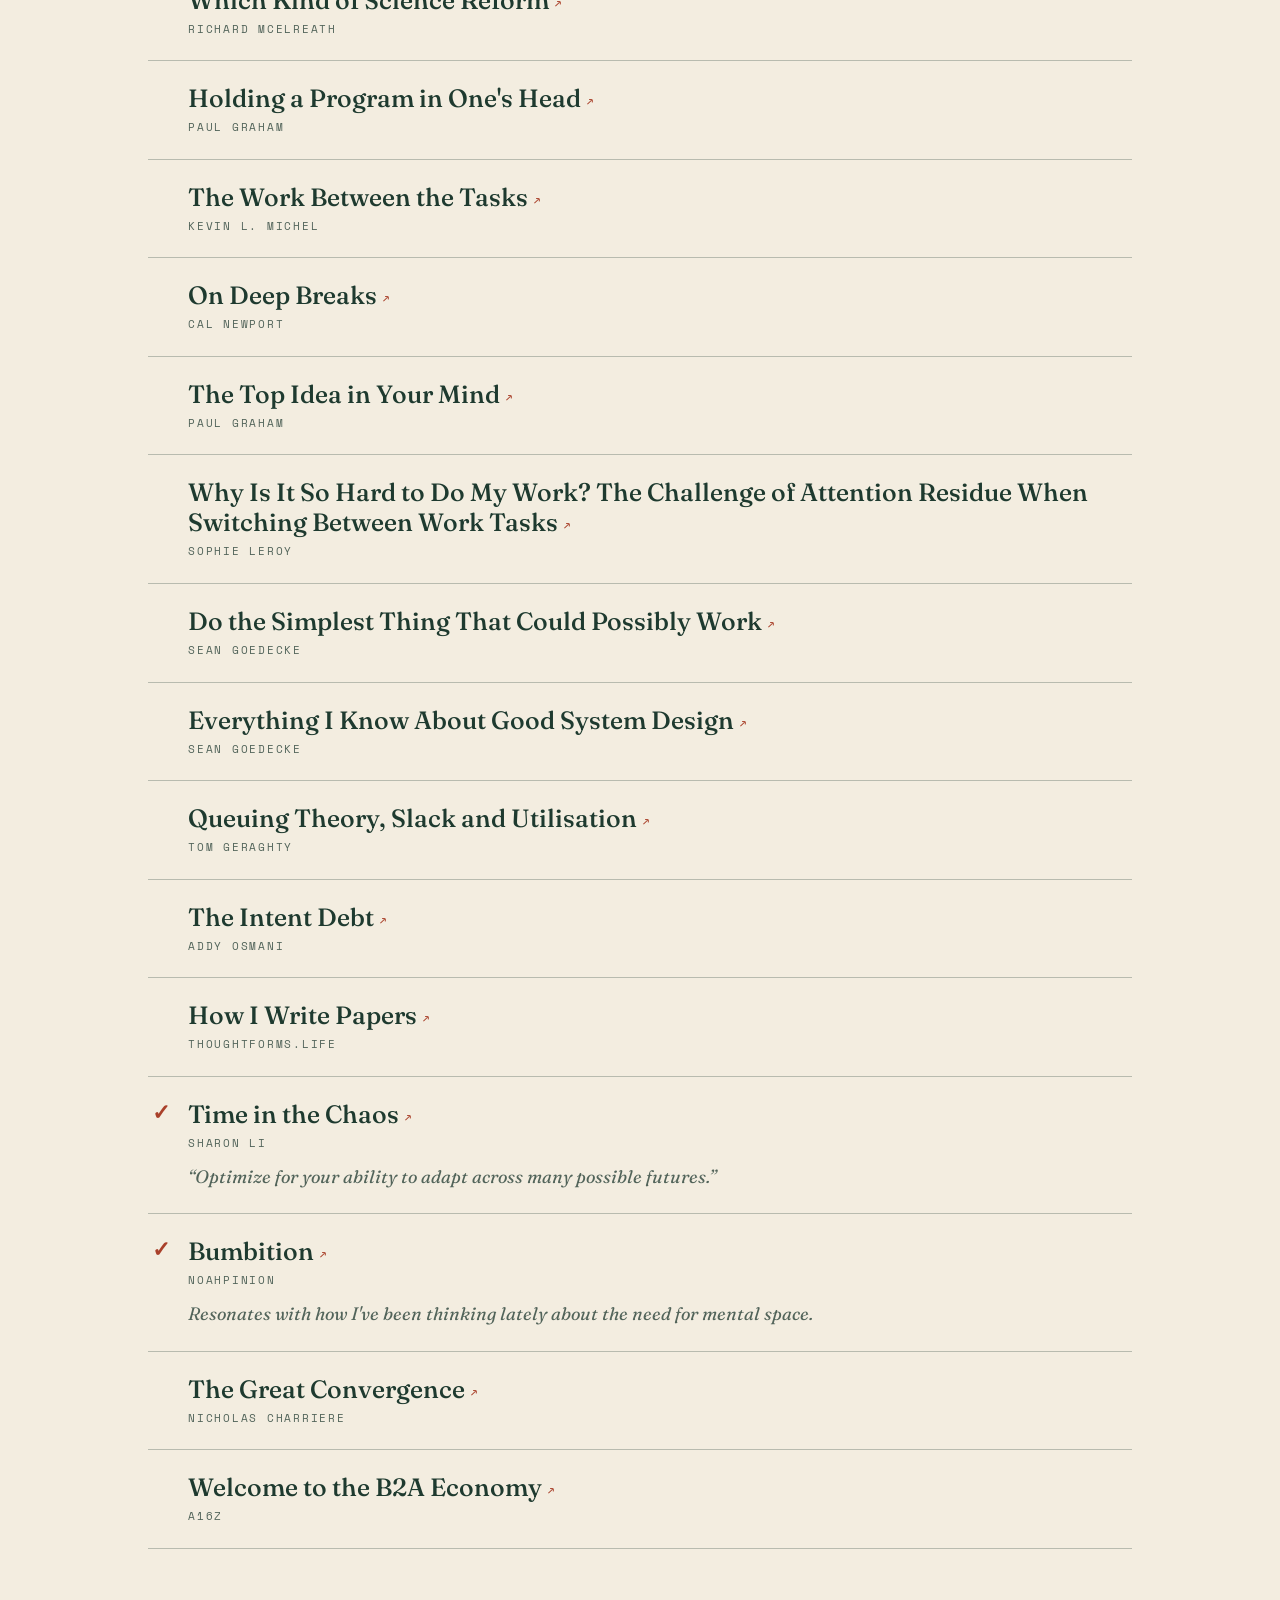
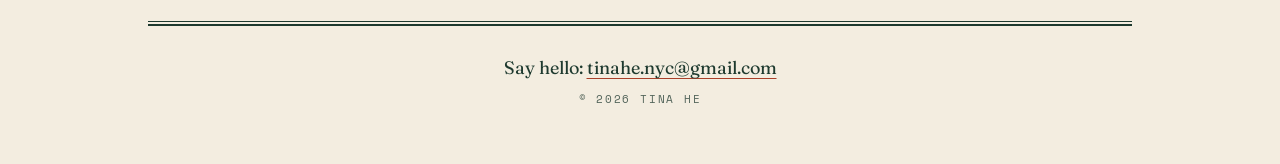
<file: reading.html>
<!DOCTYPE html>
<html lang="en" data-root="" data-site="">
<head>
<meta charset="utf-8">
<meta name="viewport" content="width=device-width, initial-scale=1">
<title>Reading · Tina He</title>
<meta name="description" content="Things I've been reading.">
<link rel="preconnect" href="https://fonts.googleapis.com">
<link rel="preconnect" href="https://fonts.gstatic.com" crossorigin>
<link href="https://fonts.googleapis.com/css2?family=Fraunces:ital,opsz,wght@0,9..144,300..800;1,9..144,300..800&family=Space+Mono:ital,wght@0,400;0,700;1,400&display=swap" rel="stylesheet">
<link rel="stylesheet" href="style.css">
<script>try{if(localStorage.getItem("ed")==="night")document.documentElement.setAttribute("data-ed","night")}catch(e){}</script>
</head>
<body>
<header class="mast mini wrap">
  <div class="topline">
    <a class="mono" href="index.html">← Tina He</a>
    <button class="edbtn" id="ed" type="button">☾ Dark</button>
  </div>
  <hr class="double">
  <h1>Reading</h1>
  <p class="tag">Things I've been reading.</p>
  <hr class="double">
</header>

<nav class="contents" aria-label="Sections">
  <div class="wrap">
    <a href="index.html#about" data-sec="about"><i>I.</i>About</a>
    <a href="quests.html" data-sec="quests"><i>II.</i>Quest log</a>
    <a href="microscopy.html" data-sec="microscopy"><i>III.</i>Microscopy</a>
    <a href="tools.html" data-sec="tools"><i>IV.</i>Tools</a>
    <a href="art.html" data-sec="art"><i>V.</i>Art</a>
    <a href="reading.html" data-sec="reading" class="here" aria-current="page"><i>VI.</i>Reading</a>
  </div>
</nav>
<main class="wrap">
  <section class="part" style="padding-top:56px">
    <div class="reads" id="reading-list" data-full></div>
  </section>

  <footer>
    <hr class="double">
    <p class="hello">Say hello: <a href="mailto:tinahe.nyc@gmail.com">tinahe.nyc@gmail.com</a></p>
    <p class="year">© 2026 Tina He</p>
  </footer>
</main>

<div class="lb" id="lb" role="dialog" aria-modal="true" aria-label="Image viewer" hidden>
  <button class="x" id="lbx" type="button">Close</button>
  <figure><img id="lbimg" alt=""><video id="lbvid" controls playsinline hidden></video><figcaption id="lbcap"></figcaption></figure>
</div>

<script src="content.js"></script>
<script src="site.js"></script>
</body>
</html>
</file>
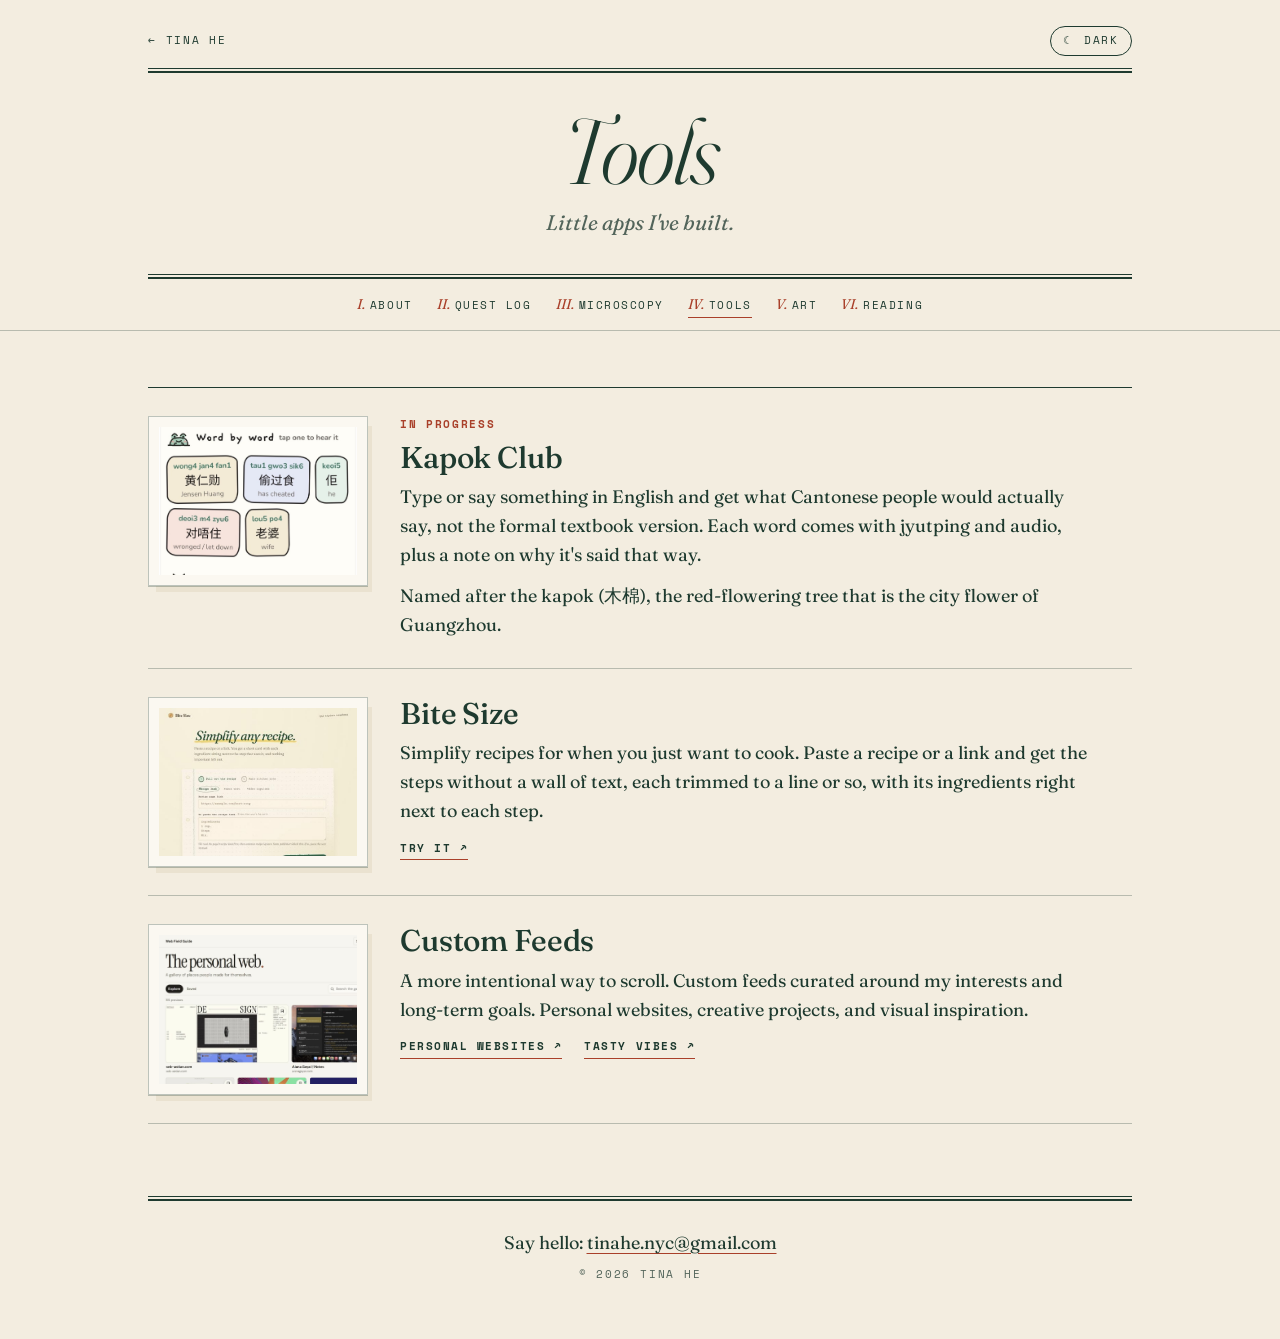
<file: tools.html>
<!DOCTYPE html>
<html lang="en" data-root="" data-site="">
<head>
<meta charset="utf-8">
<meta name="viewport" content="width=device-width, initial-scale=1">
<title>Tools · Tina He</title>
<meta name="description" content="Little apps I've built.">
<link rel="preconnect" href="https://fonts.googleapis.com">
<link rel="preconnect" href="https://fonts.gstatic.com" crossorigin>
<link href="https://fonts.googleapis.com/css2?family=Fraunces:ital,opsz,wght@0,9..144,300..800;1,9..144,300..800&family=Space+Mono:ital,wght@0,400;0,700;1,400&display=swap" rel="stylesheet">
<link rel="stylesheet" href="style.css">
<script>try{if(localStorage.getItem("ed")==="night")document.documentElement.setAttribute("data-ed","night")}catch(e){}</script>
</head>
<body>
<header class="mast mini wrap">
  <div class="topline">
    <a class="mono" href="index.html">← Tina He</a>
    <button class="edbtn" id="ed" type="button">☾ Dark</button>
  </div>
  <hr class="double">
  <h1>Tools</h1>
  <p class="tag">Little apps I've built.</p>
  <hr class="double">
</header>

<nav class="contents" aria-label="Sections">
  <div class="wrap">
    <a href="index.html#about" data-sec="about"><i>I.</i>About</a>
    <a href="quests.html" data-sec="quests"><i>II.</i>Quest log</a>
    <a href="microscopy.html" data-sec="microscopy"><i>III.</i>Microscopy</a>
    <a href="tools.html" data-sec="tools" class="here" aria-current="page"><i>IV.</i>Tools</a>
    <a href="art.html" data-sec="art"><i>V.</i>Art</a>
    <a href="reading.html" data-sec="reading"><i>VI.</i>Reading</a>
  </div>
</nav>
<main class="wrap">
  <section class="part" style="padding-top:56px">
    <div class="tools" id="tools-list" data-full></div>
  </section>

  <footer>
    <hr class="double">
    <p class="hello">Say hello: <a href="mailto:tinahe.nyc@gmail.com">tinahe.nyc@gmail.com</a></p>
    <p class="year">© 2026 Tina He</p>
  </footer>
</main>

<div class="lb" id="lb" role="dialog" aria-modal="true" aria-label="Image viewer" hidden>
  <button class="x" id="lbx" type="button">Close</button>
  <figure><img id="lbimg" alt=""><video id="lbvid" controls playsinline hidden></video><figcaption id="lbcap"></figcaption></figure>
</div>

<script src="content.js"></script>
<script src="site.js"></script>
</body>
</html>
</file>
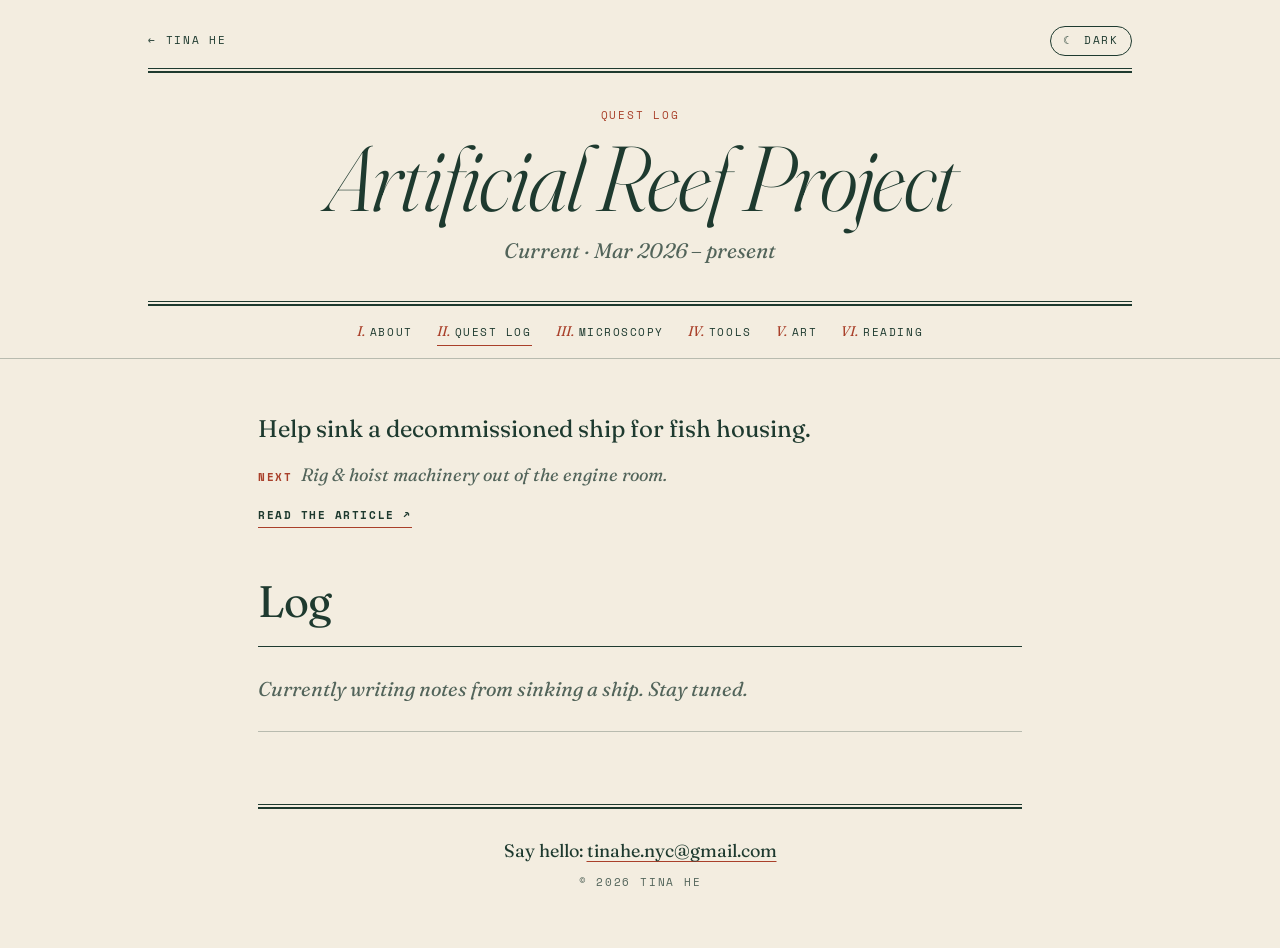
<file: quests/artificial-reef.html>
<!DOCTYPE html>
<html lang="en" data-root="../" data-site="../">
<head>
<meta charset="utf-8">
<meta name="viewport" content="width=device-width, initial-scale=1">
<title>Artificial Reef Project · Tina He</title>
<meta name="description" content="Notes from helping sink a ship for fish housing.">
<link rel="preconnect" href="https://fonts.googleapis.com">
<link rel="preconnect" href="https://fonts.gstatic.com" crossorigin>
<link href="https://fonts.googleapis.com/css2?family=Fraunces:ital,opsz,wght@0,9..144,300..800;1,9..144,300..800&family=Space+Mono:ital,wght@0,400;0,700;1,400&display=swap" rel="stylesheet">
<link rel="stylesheet" href="../style.css">
<script>try{if(localStorage.getItem("ed")==="night")document.documentElement.setAttribute("data-ed","night")}catch(e){}</script>
</head>
<body>
<header class="mast mini wrap">
  <div class="topline">
    <a class="mono" href="../index.html">← Tina He</a>
    <button class="edbtn" id="ed" type="button">☾ Dark</button>
  </div>
  <hr class="double">
  <p class="crumbs mono"><a href="../quests.html">Quest log</a></p>
  <h1 id="qtitle"></h1>
  <p class="tag" id="qwhen"></p>
  <hr class="double">
</header>

<nav class="contents" aria-label="Sections">
  <div class="wrap">
    <a href="../index.html#about" data-sec="about"><i>I.</i>About</a>
    <a href="../quests.html" data-sec="quests" class="here" aria-current="page"><i>II.</i>Quest log</a>
    <a href="../microscopy.html" data-sec="microscopy"><i>III.</i>Microscopy</a>
    <a href="../tools.html" data-sec="tools"><i>IV.</i>Tools</a>
    <a href="../art.html" data-sec="art"><i>V.</i>Art</a>
    <a href="../reading.html" data-sec="reading"><i>VI.</i>Reading</a>
  </div>
</nav>
<main class="wrap narrow">
  <div class="qtop" id="questhead" data-slug="artificial-reef"></div>

  <section class="part log">
    <div class="phead"><h2>Log</h2></div>
    <p class="soon">Currently writing notes from sinking a ship. Stay tuned.</p>
    <!-- When the notes are ready, replace the line above with entries like this
         (newest first), inside <div class="entries"> ... </div>:
      <article class="entry">
        <div class="when"><b>Apr</b>2026</div>
        <div>
          <h3>What happened</h3>
          <p>A few sentences.</p>
          <figure>
            <button class="shot" type="button" aria-label="View photo" data-cap="Caption">
              <div class="frame"><img src="../about/tina.jpg" alt="Describe the photo" loading="lazy"></div>
            </button>
            <figcaption><span>Caption</span></figcaption>
          </figure>
        </div>
      </article>
    -->
  </section>

  <footer>
    <hr class="double">
    <p class="hello">Say hello: <a href="mailto:tinahe.nyc@gmail.com">tinahe.nyc@gmail.com</a></p>
    <p class="year">© 2026 Tina He</p>
  </footer>
</main>

<div class="lb" id="lb" role="dialog" aria-modal="true" aria-label="Image viewer" hidden>
  <button class="x" id="lbx" type="button">Close</button>
  <figure><img id="lbimg" alt=""><video id="lbvid" controls playsinline hidden></video><figcaption id="lbcap"></figcaption></figure>
</div>

<script src="../content.js"></script>
<script src="../site.js"></script>
</body>
</html>
</file>
<file: style.css>
/* Shared by every page. Two inks on cream: forest green and vermilion. */
:root{
  --paper:#F3EDE0; --paper-2:#EAE2D0; --ink:#1E3A2F; --muted:#52645A;
  --rubric:#A9402A; --rule:rgba(30,58,47,.28); --rule-strong:#1E3A2F;
  --plate:#FBF8F1;
  --serif:"Fraunces",Georgia,"Times New Roman",serif;
  --mono:"Space Mono",ui-monospace,Consolas,monospace;
}
:root[data-ed="night"]{
  --paper:#13241D; --paper-2:#182D24; --ink:#EDE5D3; --muted:#A9B3A6;
  --rubric:#E58A62; --rule:rgba(237,229,211,.22); --rule-strong:#EDE5D3;
  --plate:#1B3128;
}
*{box-sizing:border-box}
html{-webkit-text-size-adjust:100%;scroll-behavior:smooth;scroll-padding-top:64px}
body{margin:0;background:var(--paper);color:var(--ink);font-family:var(--serif);font-size:18px;line-height:1.6;
  font-optical-sizing:auto;transition:background .3s,color .3s}
a{color:inherit}
::selection{background:var(--rubric);color:var(--paper)}
.wrap{max-width:1040px;margin:0 auto;padding:0 28px}
.wrap.narrow{max-width:820px}
@media (max-width:640px){.wrap{padding:0 18px}body{font-size:17px}}
.mono{font-family:var(--mono);font-size:11px;letter-spacing:.16em;text-transform:uppercase}
hr.double{border:0;height:5px;border-top:1px solid var(--rule-strong);border-bottom:2.5px solid var(--rule-strong);margin:0}

/* ---------- masthead ---------- */
.mast{padding-top:26px;text-align:center}
.mast .topline{display:flex;justify-content:space-between;align-items:center;gap:12px;padding:0 0 12px;flex-wrap:wrap}
.mast .topline a{text-decoration:none}
.mast .topline a:hover{color:var(--rubric)}
.edbtn{all:unset;cursor:pointer;font-family:var(--mono);font-size:11px;letter-spacing:.16em;text-transform:uppercase;
  border:1px solid var(--rule-strong);border-radius:999px;padding:5px 12px}
.edbtn:hover{background:var(--ink);color:var(--paper)}
.edbtn:focus-visible{outline:2px solid var(--rubric);outline-offset:3px}
.mast h1{font-family:var(--serif);font-weight:300;font-style:italic;font-size:clamp(54px,10.4vw,128px);line-height:.95;
  margin:40px 0 0;letter-spacing:-.02em;font-variation-settings:"opsz" 144}
.mast .tag{font-style:italic;font-size:clamp(17px,2.1vw,21px);margin:16px auto 40px;color:var(--muted)}
.mast .where .sep{color:var(--rubric);margin:0 10px}
.mast .where a{text-transform:none;letter-spacing:.06em}
@media (max-width:480px){.mast .topline{justify-content:center}}
/* smaller masthead on inner pages */
.mast.mini h1{font-size:clamp(46px,8vw,92px);margin:34px 0 0}
.mast.mini .tag{margin:12px auto 34px}
.crumbs{margin:34px 0 0;color:var(--muted)}
.crumbs a{text-decoration:none;color:var(--rubric)}
.crumbs a:hover{text-decoration:underline}
.crumbs + h1{margin-top:10px!important}

/* ---------- contents bar ---------- */
.contents{position:sticky;top:0;z-index:10;background:var(--paper);border-bottom:1px solid var(--rule);transition:background .3s}
.contents .wrap{display:flex;gap:4px 24px;overflow-x:auto;white-space:nowrap;padding-top:12px;padding-bottom:12px;scrollbar-width:none}
.contents a{font-family:var(--mono);font-size:11px;letter-spacing:.14em;text-transform:uppercase;text-decoration:none;padding:2px 0;border-bottom:1.5px solid transparent}
.contents a i{font-family:var(--serif);font-style:italic;letter-spacing:0;text-transform:none;font-size:14px;color:var(--rubric);margin-right:5px}
.contents a:hover,.contents a.here{border-bottom-color:var(--rubric)}
/* centered on wide screens; on phones it starts at the left and scrolls sideways */
.contents .wrap{justify-content:center}
@media (max-width:720px){.contents .wrap{justify-content:flex-start}}

/* ---------- sections ---------- */
section.part{padding:50px 0 0}
@media (max-width:640px){section.part{padding-top:42px}}
.phead{display:flex;align-items:baseline;gap:16px;margin-bottom:22px}
.phead .num{font-style:italic;font-size:28px;color:var(--rubric)}
.phead h2{font-weight:400;font-size:clamp(30px,4vw,44px);line-height:1.05;margin:0;letter-spacing:-.01em}

/* "See all" link under a capped section */
.more{margin:22px 0 0;text-align:right}
.more a{font-family:var(--mono);font-size:11px;font-weight:700;letter-spacing:.14em;text-transform:uppercase;text-decoration:none;
  border-bottom:1.5px solid var(--rubric);padding-bottom:2px}
.more a:hover{color:var(--rubric)}

/* about */
.about{display:grid;grid-template-columns:minmax(0,5fr) minmax(0,7fr);gap:44px;align-items:start}
@media (max-width:720px){.about{grid-template-columns:1fr;gap:28px}}
.frame{background:var(--plate);padding:12px;border:1px solid var(--rule);box-shadow:0 1px 0 var(--rule),6px 8px 0 -2px var(--paper-2)}
.frame img{display:block;width:100%;height:auto}
.bio p{margin:0 0 1em;font-size:19px}

/* ---------- quest log (current + completed in one list) ---------- */
.entries{border-top:1px solid var(--rule-strong)}
.entry{display:grid;grid-template-columns:150px minmax(0,1fr);gap:28px;padding:26px 0;border-bottom:1px solid var(--rule)}
.entry .when{font-family:var(--mono);font-size:11px;letter-spacing:.12em;text-transform:uppercase;color:var(--muted);padding-top:9px}
.entry .when b{display:block;font-family:var(--serif);font-style:italic;font-weight:400;font-size:28px;letter-spacing:0;text-transform:none;color:var(--rubric);line-height:1}
.entry h3{font-weight:500;font-size:clamp(23px,2.7vw,30px);line-height:1.15;margin:0 0 8px;letter-spacing:-.005em}
.entry p{margin:0;max-width:58ch}
.entry .next{margin-top:12px;font-style:italic;color:var(--muted)}
.entry .next b{font-family:var(--mono);font-style:normal;font-size:10.5px;font-weight:700;letter-spacing:.16em;text-transform:uppercase;color:var(--rubric);margin-right:8px}
/* a title with its own page: arrow, underline on hover */
.entry h3 a{text-decoration:none}
.entry h3 a .arr{display:inline-block;color:var(--rubric);font-weight:400;transition:transform .2s}
.entry h3 a:hover{text-decoration:underline;text-decoration-color:var(--rubric);text-decoration-thickness:1.5px;text-underline-offset:6px}
.entry h3 a:hover .arr{transform:translateX(4px)}
.entry h3 a:focus-visible{outline:2px solid var(--rubric);outline-offset:3px}
/* links that leave the site */
.lnks{display:flex;flex-wrap:wrap;gap:6px 22px;margin-top:14px}
.lnk{display:inline-block;font-family:var(--mono);font-size:11px;font-weight:700;letter-spacing:.14em;text-transform:uppercase;text-decoration:none;border-bottom:1.5px solid var(--rubric);padding-bottom:2px}
.lnk:hover{color:var(--rubric)}
.divider{padding:46px 0 10px;color:var(--rubric);border-bottom:1px solid var(--rule-strong)}
.entry.done h3{font-size:clamp(21px,2.3vw,25px)}
.entry.done .when b{font-size:24px}
/* one-line completed quests on the home page */
.entry.brief{padding:14px 0;align-items:baseline}
.entry.brief .when{padding-top:0;white-space:nowrap}
.entry.brief .when b{display:inline;font-size:20px;margin-right:8px}
.entry.brief h3{font-size:clamp(19px,2vw,22px);margin:0}
.entry.brief .lnks{margin-top:8px}
@media (max-width:860px){.entry{grid-template-columns:110px minmax(0,1fr)}}
@media (max-width:560px){.entry{grid-template-columns:1fr;gap:6px}.entry .when{padding-top:0}.entry .when b,.entry.done .when b{display:inline;font-size:20px;margin-right:8px}
  .entry.brief{grid-template-columns:118px minmax(0,1fr);gap:10px;padding:12px 0}.entry.brief .when b{font-size:17px;margin-right:6px}.entry.brief h3{font-size:18px}}

/* ---------- galleries ---------- */
figure{margin:0}
.shot{all:unset;display:block;cursor:zoom-in;position:relative;width:100%}
.shot:focus-visible .frame{outline:2px solid var(--rubric);outline-offset:4px}
.shot .frame{transition:transform .25s ease, box-shadow .25s ease}
.shot:hover .frame{transform:translateY(-3px);box-shadow:0 1px 0 var(--rule),8px 12px 0 -2px var(--paper-2)}
.play{position:absolute;right:20px;top:20px;font-family:var(--mono);font-size:10px;font-weight:700;letter-spacing:.14em;text-transform:uppercase;
  background:var(--plate);color:var(--ink);padding:3px 8px;border:1px solid var(--rule-strong);border-radius:999px}
figcaption{font-size:15px;color:var(--ink);margin-top:10px;line-height:1.45}
figcaption span{font-style:italic;color:var(--muted)}

/* microscope: rows of 4 (2 on phones), so caps of 8 or 12 fill whole rows */
.scope{display:grid;grid-template-columns:repeat(4,minmax(0,1fr));gap:36px 26px;align-items:start}
.scope .frame img{aspect-ratio:1/1;object-fit:cover}
@media (max-width:760px){.scope{grid-template-columns:repeat(2,minmax(0,1fr));gap:28px 18px}.scope .frame{padding:8px}.scope .play{right:14px;top:14px}}

/* art: justified rows. Every piece in a row is the same height and keeps
   its own shape; --r is the piece's width / height. */
.just{display:flex;flex-wrap:wrap;gap:36px 28px;align-items:flex-start;--h:220px;--hmax:320px}
.just figure{flex:var(--r) 1 calc(var(--r) * var(--h) + 26px);max-width:calc(var(--r) * var(--hmax) + 26px);min-width:0}
@media (max-width:640px){.just{--h:150px;gap:28px 18px}}

/* ---------- reading ---------- */
.tools{border-top:1px solid var(--rule-strong)}
.tool{display:grid;grid-template-columns:220px minmax(0,1fr);gap:32px;padding:28px 0;border-bottom:1px solid var(--rule);align-items:start}
.tool .frame{padding:10px}
.tool .frame img{aspect-ratio:4/3;object-fit:cover;object-position:left top}
.tool h3{font-weight:500;font-size:clamp(23px,2.7vw,30px);line-height:1.15;margin:0 0 8px;letter-spacing:-.005em}
.tool p{margin:0;max-width:58ch}
.tool p+p:not(.wip){margin-top:.7em}
.tool .wip{font-size:10.5px;font-weight:700;letter-spacing:.16em;text-transform:uppercase;color:var(--rubric);margin:0 0 8px}
@media (max-width:560px){.tool{grid-template-columns:1fr;gap:16px}.tool .shot{max-width:300px}}

.reads{border-top:1px solid var(--rule-strong)}
.read{display:grid;grid-template-columns:26px minmax(0,1fr);gap:14px;padding:22px 0;border-bottom:1px solid var(--rule)}
.read .check{color:var(--rubric);font-size:22px;line-height:1.2;font-weight:600;text-align:center}
.sr{position:absolute;width:1px;height:1px;overflow:hidden;clip:rect(0 0 0 0);white-space:nowrap}
.read h3{font-weight:500;font-size:clamp(21px,2.4vw,25px);line-height:1.2;margin:0}
.read h3 a{text-decoration:none}
.read h3 a:hover{text-decoration:underline;text-decoration-color:var(--rubric);text-decoration-thickness:1.5px;text-underline-offset:5px}
.read h3 .ext{font-family:var(--mono);font-size:13px;color:var(--rubric)}
.read .src{margin:6px 0 0;color:var(--muted)}
.read .note{margin:10px 0 0;font-style:italic;color:var(--muted);max-width:58ch}
@media (max-width:560px){.read{grid-template-columns:22px minmax(0,1fr);gap:10px}}

/* things I'm into */
.into{font-size:clamp(19px,2.2vw,23px);line-height:1.8;margin:0;max-width:52ch}
.into a{text-decoration:none;white-space:nowrap}
.into a:hover{color:var(--rubric);text-decoration:underline;text-decoration-color:var(--rubric);text-underline-offset:4px}
.into i{font-style:normal;color:var(--rubric)}

/* ---------- a quest's own page ---------- */
.lede{font-size:clamp(20px,2.3vw,24px);line-height:1.5;margin:52px 0 0;max-width:40ch}
.qtop .next{margin-top:14px;font-style:italic;color:var(--muted)}
.qtop .next b{font-family:var(--mono);font-style:normal;font-size:10.5px;font-weight:700;letter-spacing:.16em;text-transform:uppercase;color:var(--rubric);margin-right:8px}
.log .entry p + p{margin-top:.8em}
.log figure{margin-top:20px;max-width:440px}
.ph{color:var(--muted);font-style:italic}
.soon{margin:0;padding:26px 0;border-top:1px solid var(--rule-strong);border-bottom:1px solid var(--rule);font-style:italic;font-size:20px;color:var(--muted)}

/* ---------- the scroll ---------- */
.feed{max-width:560px;margin:0 auto}
.card{padding:34px 0;border-bottom:1px solid var(--rule)}
.card:first-child{padding-top:10px}
.card .frame img{width:auto;max-width:100%;max-height:min(520px,70vh);margin:0 auto}
.ctag{margin:0 0 12px;color:var(--rubric)}
.card .big{font-size:clamp(21px,2.6vw,26px);line-height:1.4;margin:0}
.card .from{margin:10px 0 0;color:var(--muted);font-size:15px;font-style:italic}
.card .from a{text-decoration-color:var(--rubric);text-underline-offset:3px}
.card h3{font-weight:500;font-size:24px;line-height:1.2;margin:0}
.card h3 a{text-decoration:none}
.card h3 a:hover{text-decoration:underline;text-decoration-color:var(--rubric);text-underline-offset:5px}
.card h3 .ext{font-family:var(--mono);font-size:13px;color:var(--rubric)}
.card .src{margin:6px 0 0;color:var(--muted)}
.card .note{margin:10px 0 0;font-style:italic;color:var(--muted)}
.end{text-align:center;padding:56px 0 0}
.end p{margin:0;font-style:italic;font-size:22px}
.end .mono{display:inline-block;margin-top:14px;text-decoration:none;color:var(--rubric)}

/* footer */
footer{margin:72px 0 0;padding:0 0 56px;text-align:center}
footer p{margin:22px 0 0;font-style:italic;color:var(--muted);font-size:15.5px}
footer .hello{font-style:normal;color:var(--ink);font-size:18px;margin-top:28px}
footer .hello a{text-decoration-color:var(--rubric);text-underline-offset:4px}
footer .hello a:hover{color:var(--rubric)}
footer .hello + p{margin-top:8px}
footer .year{margin-top:14px;font-family:var(--mono);font-style:normal;font-size:11px;letter-spacing:.16em;text-transform:uppercase}
footer .orn{display:block;color:var(--rubric);font-size:20px;margin-top:6px;font-style:normal}

/* lightbox */
.lb{position:fixed;inset:0;z-index:50;background:rgba(10,20,16,.9);display:flex;align-items:center;justify-content:center;padding:30px 20px}
.lb figure{max-width:min(1000px,94vw);text-align:center;color:#EDE5D3}
.lb img,.lb video{max-width:100%;max-height:76vh;display:block;margin:0 auto;background:#EDE5D3;padding:10px}
.lb .yt{display:block;width:min(960px,94vw,calc(76vh * 16 / 9));aspect-ratio:16/9;border:0;background:#000;margin:0 auto}
.lb figcaption{margin-top:12px;color:#EDE5D3}
.lb figcaption span{color:#A9B3A6}
.lb .x{all:unset;cursor:pointer;color:#EDE5D3;font-family:var(--mono);font-size:12px;letter-spacing:.16em;text-transform:uppercase;border:1px solid #EDE5D3;border-radius:999px;padding:6px 14px}
.lb .x{position:absolute;top:16px;right:18px}
[hidden]{display:none!important}

/* ---------- small signs of life (site.js adds these) ---------- */
/* specimens: a clip plays in place on hover; stills get a loupe */
.shot .frame{position:relative;overflow:hidden}
.shot video.live{position:absolute;object-fit:cover;opacity:0;transition:opacity .3s;pointer-events:none}
.shot video.live.on{opacity:1}
.shot.looking{cursor:none}
.lens{position:absolute;width:130px;height:130px;border-radius:50%;pointer-events:none;z-index:2;opacity:0;transition:opacity .15s;
  background-repeat:no-repeat;transform:translate(-50%,-50%);
  box-shadow:0 0 0 2px var(--plate),0 0 0 3px var(--rule-strong),0 8px 18px rgba(0,0,0,.25)}
.lens.on{opacity:1}
/* sections ease in as they scroll into view */
section.part{transition:opacity .7s ease,transform .7s ease}
section.part.later{opacity:0;transform:translateY(26px)}
/* a margin note in the red ink, with an arrow that draws itself in */
.mnote{display:inline-flex;align-items:flex-start;gap:4px;margin-left:auto;align-self:center;color:var(--rubric);
  font-style:italic;font-size:17px;line-height:1.2;max-width:290px;transform:rotate(-2.5deg)}
.mnote svg{flex:none;width:36px;height:48px;overflow:visible;margin-bottom:-30px}
.mnote path{fill:none;stroke:currentColor;stroke-width:1.6;stroke-linecap:round;stroke-dasharray:120;stroke-dashoffset:0;transition:stroke-dashoffset 1.1s ease .3s}
.part.later .mnote path{stroke-dashoffset:120}
@media (hover:none),(max-width:720px){.mnote{display:none}}
</file>
<file: bloom-scroll/style.css>
@import url('https://fonts.googleapis.com/css2?family=DM+Sans:wght@400;500;600;700&family=Instrument+Serif:ital@0;1&display=swap');

:root {
  color-scheme: light;
  --paper: #f7f5ee;
  --ink: #211f1b;
  --muted: #655d52;
  --line: #dbd5c8;
  --accent: #9e3d22;
  --serif: "Instrument Serif", Georgia, serif;
  --sans: "DM Sans", system-ui, sans-serif;
}
*, *::before, *::after { box-sizing: border-box; }
html { scroll-padding-top: 5.5rem; }
body { margin: 0; background: var(--paper); color: var(--ink); font: 1rem/1.45 var(--sans); }
a { color: inherit; text-underline-offset: .2em; }
a:hover { color: var(--accent); }
button, input { font: inherit; color: inherit; }
button { cursor: pointer; }
button:disabled { cursor: default; opacity: .48; }
:focus-visible { outline: 3px solid var(--accent); outline-offset: 3px; }
[hidden] { display: none !important; }
h1, h2, p, figure { margin: 0; }
.wrap { width: min(100% - 4rem, 1420px); margin-inline: auto; }
.sr-only { position: absolute; width: 1px; height: 1px; overflow: hidden; clip-path: inset(50%); white-space: nowrap; }
.skip { position: fixed; z-index: 4; translate: 0 -200%; padding: .72rem; background: white; }
.skip:focus { translate: 0 0; }

.masthead { border-bottom: 1px solid var(--line); }
.masthead-inner { min-height: 3.7rem; display: flex; align-items: center; justify-content: space-between; gap: .75rem; }
.wordmark { font-weight: 700; text-decoration: none; }
.plain-button { display: inline-flex; align-items: center; justify-content: center; min-height: 2.45rem; padding: .3rem .78rem; border: 1px solid var(--line); background: transparent; border-radius: .42rem; font-weight: 600; }
.plain-button:hover:not(:disabled) { border-color: var(--ink); }
.intro { padding: clamp(1.65rem, 2.65vw, 3rem) 0 clamp(1.4rem, 2vw, 2.25rem); }
.intro h1 { font: 400 clamp(4rem, 8vw, 8.7rem)/.84 var(--serif); letter-spacing: -.046em; }
.intro h1 span { color: var(--accent); }
.intro p { margin-top: .85rem; color: var(--muted); font-size: clamp(1rem, 1.7vw, 1.18rem); }

.toolbar { position: sticky; top: 0; z-index: 2; display: flex; flex-wrap: wrap; align-items: center; justify-content: space-between; gap: .45rem 1rem; padding-block: .63rem; background: var(--paper); border-block: 1px solid var(--line); }
.filters { display: flex; gap: .28rem; align-items: center; flex-wrap: wrap; }
.filters button { padding: .36rem .75rem; min-height: 2.5rem; border: 1px solid transparent; border-radius: 2rem; background: transparent; color: var(--muted); font-weight: 600; white-space: nowrap; }
.filters button:hover { color: var(--ink); background: #ede8dc; }
.filters button[aria-pressed="true"] { color: white; background: var(--ink); }
.search { display: flex; align-items: center; gap: .55rem; min-height: 2.5rem; width: min(100%, 15rem); padding-inline: .65rem; border: 1px solid var(--line); border-radius: .45rem; background: #fcfaf5; }
.search:focus-within { border-color: var(--accent); }
.search input { border: 0; background: transparent; outline: none; min-width: 0; width: 100%; }
.search-icon { display: inline-block; position: relative; flex: 0 0 .75rem; height: .75rem; border: 1.6px solid var(--muted); border-radius: 50%; margin-right: .15rem; }
.search-icon::after { content: ""; width: .37rem; height: 1.6px; background: var(--muted); position: absolute; right: -.29rem; bottom: -.13rem; transform: rotate(45deg); }
.feed-header { min-height: 2.9rem; display: flex; align-items: center; justify-content: space-between; gap: 1rem; color: var(--muted); font-size: .875rem; }

.feed-grid { display: grid; grid-template-columns: repeat(12, minmax(0, 1fr)); gap: clamp(1rem, 1.65vw, 1.5rem) clamp(.65rem, 1.45vw, 1.25rem); }
.tile { grid-column: span 4; position: relative; min-width: 0; }
.tile:nth-child(10n + 1), .tile:nth-child(10n + 7) { grid-column: span 7; }
.tile:nth-child(10n + 2), .tile:nth-child(10n + 6) { grid-column: span 5; }
.tile-open { display: block; width: 100%; border: 0; padding: 0; background: transparent; text-align: left; border-radius: .55rem; }
.tile-visual { display: block; overflow: hidden; height: clamp(150px, 18vw, 278px); border: 1px solid var(--line); border-radius: .55rem; background: #e9e4d8; }
.tile:nth-child(10n + 1) .tile-visual, .tile:nth-child(10n + 2) .tile-visual, .tile:nth-child(10n + 6) .tile-visual, .tile:nth-child(10n + 7) .tile-visual { height: clamp(208px, 25vw, 390px); }
.tile-visual img { display: block; width: 100%; height: 100%; object-fit: cover; object-position: center top; transition: transform .2s ease-out; }
.tile-open:hover img { transform: scale(1.025); }
.tile-info { display: block; padding: .58rem .15rem .1rem; min-width: 0; }
.tile-title { display: block; font-size: clamp(1rem, 1.4vw, 1.1rem); font-weight: 700; white-space: nowrap; overflow: hidden; text-overflow: ellipsis; }
.tile-domain { display: block; font-size: .86rem; color: var(--muted); white-space: nowrap; overflow: hidden; text-overflow: ellipsis; }
.tile-open:hover .tile-title { color: var(--accent); }
.tile-save { position: absolute; top: .55rem; right: .55rem; display: grid; place-items: center; width: 2.55rem; height: 2.55rem; padding: 0; border: 1px solid #27221a26; border-radius: 50%; background: #fbf9f0f5; box-shadow: 0 2px 6px #20190f20; color: var(--ink); }
.tile-save:hover { background: white; }
.bookmark { display: block; width: .75rem; height: .95rem; background: currentColor; clip-path: polygon(0 0, 100% 0, 100% 100%, 50% 69%, 0 100%, 0 0, 15% 13%, 15% 73%, 50% 51%, 85% 73%, 85% 13%, 15% 13%); }
.tile-save[aria-pressed="true"] { background: var(--ink); color: white; }
.tile-save[aria-pressed="true"] .bookmark { clip-path: polygon(0 0,100% 0,100% 100%,50% 69%,0 100%); }
.empty { padding: 2rem 0 3rem; color: var(--muted); }
.footer { margin-top: 3rem; padding-block: 1.4rem; display: flex; justify-content: space-between; gap: 1rem; flex-wrap: wrap; border-top: 1px solid var(--line); color: var(--muted); font-size: .9rem; }

dialog { width: min(95vw, 960px); max-height: 94dvh; padding: 0; color: var(--ink); background: var(--paper); border: 1px solid var(--line); border-radius: .65rem; overflow: auto; overscroll-behavior: contain; }
dialog::backdrop { background: #211c17b8; }
body:has(dialog[open]) { overflow: hidden; }
.dialog-toolbar, .dialog-nav { display: flex; align-items: center; justify-content: space-between; gap: .85rem; padding: .65rem 1.15rem; }
.dialog-toolbar { position: sticky; top: 0; z-index: 1; background: var(--paper); border-bottom: 1px solid var(--line); }
.dialog-toolbar p { color: var(--muted); font-size: .9rem; }
.detail-visual img { display: block; width: 100%; height: auto; max-height: 49dvh; object-fit: contain; background: #e8e4d9; }
.detail-visual figcaption { padding: .45rem 1.15rem 0; color: var(--muted); font-size: .81rem; }
.detail-body { padding: .55rem 1.15rem .9rem; }
.detail-source { color: var(--muted); font-size: .9rem; }
.detail-body h2 { margin-top: .25rem; font: 400 clamp(2.25rem, 4.6vw, 4rem)/.98 var(--serif); overflow-wrap: anywhere; }
.detail-description { margin-top: .55rem; max-width: 65ch; color: var(--muted); }
.detail-actions { margin-top: .85rem; display: flex; align-items: center; gap: .65rem; flex-wrap: wrap; }
.primary-button { display: inline-flex; align-items: center; padding: .39rem .83rem; border-radius: .42rem; background: var(--ink); color: white; font-weight: 700; text-decoration: none; }
.primary-button:hover { background: var(--accent); color: white; }
.dialog-nav { border-top: 1px solid var(--line); }

@media (max-width: 1000px) {
  .feed-grid { grid-template-columns: repeat(2, minmax(0, 1fr)); }
  .feed-grid .tile { grid-column: auto; }
  /* :nth-child(n) outweighs the taller-card rules above, so every card keeps the same shape here */
  .feed-grid .tile:nth-child(n) .tile-visual { height: auto; aspect-ratio: 16 / 10; }
}
@media (max-width: 650px) {
  html { scroll-padding-top: 7rem; }
  .wrap { width: calc(100% - 1.65rem); }
  .masthead-inner { min-height: 3.2rem; }
  .toolbar { padding-block: .43rem; }
  .search { width: 100%; }
  .filters { gap: .18rem; flex-wrap: nowrap; max-width: 100%; overflow-x: auto; padding: .15rem; }
  .filters button { min-height: 2.25rem; padding-inline: .46rem; font-size: .88rem; }
  .filters button:focus-visible { outline-offset: -1px; }
  .feed-header { min-height: 2.3rem; }
  .feed-grid { grid-template-columns: minmax(0, 1fr); gap: 1.2rem; }
  .tile-title { font-size: 1.06rem; }
  .tile-info { padding-top: .44rem; }
}
@media (prefers-reduced-motion: reduce) { .tile-visual img { transition: none; } .tile-open:hover img { transform: none; } }

/* With a mouse, a card's title and site stay hidden until you hover; touch screens keep them under the picture. */
@media (hover: hover) and (pointer: fine) {
  .tile-open { position: relative; }
  .tile-info { position: absolute; left: 1px; right: 1px; bottom: 1px; padding: 2.4rem .85rem .7rem; border-radius: 0 0 .5rem .5rem; color: #fff; pointer-events: none; background: linear-gradient(#0000, #000000a8); opacity: 0; translate: 0 .4rem; transition: opacity .2s ease-out, translate .2s ease-out; }
  .tile-domain { color: #ffffffcc; }
  .tile-open:hover .tile-title { color: #fff; }
  .tile:hover .tile-info, .tile-open:focus-visible .tile-info { opacity: 1; translate: 0 0; }
  .tile-save { opacity: 0; transition: opacity .2s ease-out; }
  .tile:hover .tile-save, .tile-save:focus-visible, .tile-save[aria-pressed="true"] { opacity: 1; }
}
@media (prefers-reduced-motion: reduce) { .tile-info, .tile-save { transition: none !important; } }
</file>
